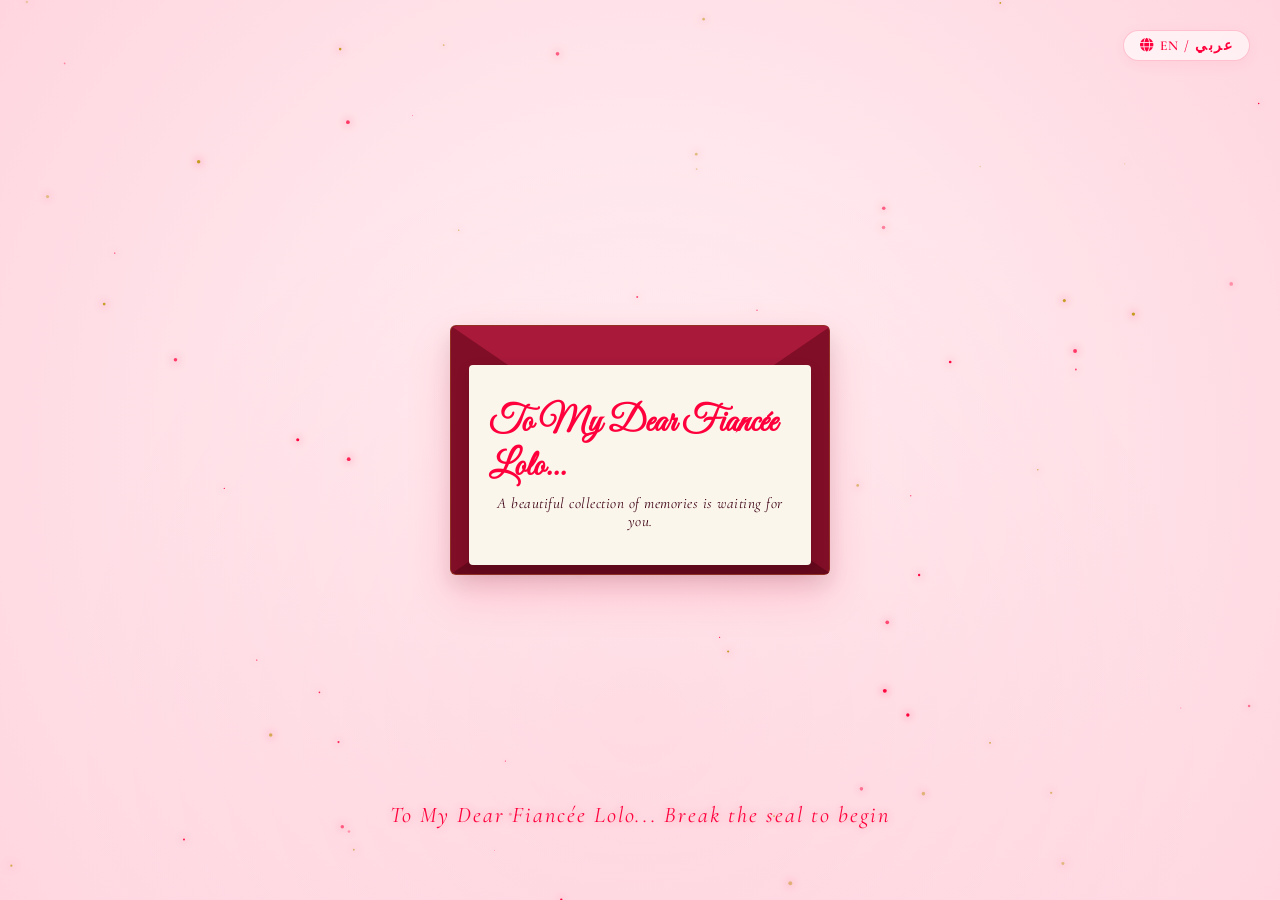
<file: index.html>
<!DOCTYPE html>
<html lang="en">
<head>
 <meta charset="UTF-8">
 <meta name="viewport" content="width=device-width, initial-scale=1.0">
 <title>An Invitation... Just For You</title>
 
 <!-- FontAwesome 6 Icons CDN -->
 <link rel="stylesheet" href="https://cdnjs.cloudflare.com/ajax/libs/font-awesome/6.4.0/css/all.min.css">
 
 <!-- Google Fonts -->
 <link href="https://fonts.googleapis.com/css2?family=Cormorant+Garamond:ital,wght@0,300;0,400;0,600;1,400&family=Great+Vibes&family=Cairo:wght@400;600;700&family=Amiri:wght@400;700&family=Montserrat:wght@300;400;500&display=swap" rel="stylesheet">
 
 <style>
  /* CSS variables */
  :root {
   --primary-color: #ff003c;
   --accent-gold: #c69b22;
   --bg-dark: #fff5f7;
   --font-luxury: 'Cormorant Garamond', serif;
   --font-cursive: 'Great Vibes', cursive;
   --font-body: 'Montserrat', sans-serif;
  }

  * {
   box-sizing: border-box;
   margin: 0;
   padding: 0;
  }

  body {
   background-color: var(--bg-dark);
   background: radial-gradient(circle at center, #fff2f5 0%, #ffd6e0 100%);
   color: #3d0014;
   font-family: var(--font-body);
   height: 100vh;
   overflow: hidden;
   display: flex;
   justify-content: center;
   align-items: center;
   perspective: 1000px;
  }

  /* Arabic overrides */
  body.lang-ar {
   font-family: 'Cairo', sans-serif !important;
  }
  body.lang-ar .letter h2, body.lang-ar .letter p, body.lang-ar .instruction {
   font-family: 'Amiri', serif !important;
   letter-spacing: 0px !important;
  }

  /* Ambient Candle Light effect */
  .ambient-glow {
   position: absolute;
   width: 100%;
   height: 100%;
   background: radial-gradient(circle at 50% 80%, rgba(255, 0, 60, 0.06) 0%, transparent 60%);
   pointer-events: none;
   z-index: 1;
  }

  /* Floating stars in background */
  #stars-bg {
   position: absolute;
   top: 0;
   left: 0;
   width: 100%;
   height: 100%;
   z-index: 0;
   pointer-events: none;
  }

  /* Floating entrance language toggle */
  .lang-switcher {
   position: absolute;
   top: 30px;
   right: 30px;
   z-index: 100;
  }

  .btn-lang {
   background: rgba(255, 255, 255, 0.6);
   backdrop-filter: blur(5px);
   border: 1px solid rgba(255, 0, 60, 0.2);
   color: var(--primary-color);
   font-family: var(--font-luxury);
   font-size: 0.85rem;
   letter-spacing: 1.5px;
   font-weight: 600;
   padding: 6px 16px;
   border-radius: 50px;
   cursor: pointer;
   transition: all 0.3s ease;
   text-transform: uppercase;
   box-shadow: 0 4px 15px rgba(255,0,60,0.05);
  }

  .btn-lang:hover {
   background: var(--primary-color);
   color: #fff;
   box-shadow: 0 0 15px rgba(255, 0, 60, 0.4);
   transform: translateY(-2px);
  }

  /* Envelope Box container */
  .envelope-container {
   position: relative;
   width: 380px;
   height: 250px;
   z-index: 5;
   cursor: pointer;
   transform-style: preserve-3d;
   transition: transform 0.8s cubic-bezier(0.25, 1, 0.5, 1);
   animation: float-slow 4s infinite ease-in-out;
  }

  .envelope-container:hover {
   transform: translateY(-10px) rotateX(10deg);
  }

  /* Outer Envelope styling - Crimson Velvet Red */
  .envelope {
   position: absolute;
   width: 100%;
   height: 100%;
   background: #800e26;
   border: 1px solid rgba(198, 155, 34, 0.25);
   box-shadow: 0 20px 45px rgba(255, 0, 60, 0.15), 0 10px 20px rgba(0,0,0,0.1);
   border-radius: 6px;
   transform-style: preserve-3d;
  }

  /* Back Flap structure - Crimson Shades */
  .envelope::before {
   content: '';
   position: absolute;
   top: 0;
   left: 0;
   width: 0;
   height: 0;
   border-style: solid;
   border-width: 125px 190px 125px 0;
   border-color: transparent transparent transparent #991232;
   z-index: 2;
  }

  .envelope::after {
   content: '';
   position: absolute;
   top: 0;
   right: 0;
   width: 0;
   height: 0;
   border-style: solid;
   border-width: 125px 0 125px 190px;
   border-color: transparent #991232 transparent transparent;
   z-index: 2;
  }

  /* Bottom fold */
  .envelope-bottom {
   position: absolute;
   bottom: 0;
   left: 0;
   width: 0;
   height: 0;
   border-style: solid;
   border-width: 0 190px 130px 190px;
   border-color: transparent transparent #66091d transparent;
   z-index: 3;
   border-bottom-left-radius: 6px;
   border-bottom-right-radius: 6px;
  }

  /* Top flap opening */
  .envelope-flap {
   position: absolute;
   top: 0;
   left: 0;
   width: 0;
   height: 0;
   border-style: solid;
   border-width: 130px 190px 0 190px;
   border-color: #a8193a transparent transparent transparent;
   z-index: 4;
   transform-origin: top;
   transition: transform 0.6s ease;
   border-top-left-radius: 6px;
   border-top-right-radius: 6px;
  }

  /* Gold seal button at the middle */
  .wax-seal {
   position: absolute;
   top: 120px;
   left: 50%;
   transform: translate(-50%, -50%);
   width: 60px;
   height: 60px;
   background: radial-gradient(circle, #f3d078 0%, #b89324 100%);
   border-radius: 50%;
   z-index: 6;
   box-shadow: 0 5px 15px rgba(0,0,0,0.4), inset 0 2px 5px rgba(255,255,255,0.4);
   display: flex;
   justify-content: center;
   align-items: center;
   color: #634500;
   font-size: 1.6rem;
   border: 2px solid #7c5c00;
   transition: var(--font-body);
   animation: heartbeat 1.5s infinite ease-in-out;
  }

  .wax-seal:hover {
   box-shadow: 0 0 25px var(--accent-gold);
   color: #3b2800;
   transform: translate(-50%, -50%) scale(1.05);
  }

  /* Inner Love Letter page */
  .letter {
   position: absolute;
   bottom: 10px;
   left: 5%;
   width: 90%;
   height: 200px;
   background: #fbf6ec;
   border-radius: 4px;
   z-index: 1;
   padding: 20px;
   display: flex;
   flex-direction: column;
   align-items: center;
   justify-content: center;
   box-shadow: 0 5px 15px rgba(0,0,0,0.1);
   transition: transform 0.8s cubic-bezier(0.25, 1, 0.5, 1), z-index 0s 0.3s;
  }

  .letter h2 {
   font-family: var(--font-cursive);
   font-size: 2.2rem;
   color: var(--primary-color);
   margin-bottom: 5px;
  }

  .letter p {
   font-family: var(--font-luxury);
   font-size: 0.95rem;
   color: #3d0014; /* Deep Burgundy for high readability */
   text-align: center;
   font-style: italic;
   letter-spacing: 0.5px;
  }

  /* Interactive state: Opening */
  .envelope-container.open .envelope-flap {
   transform: rotateX(180deg);
   z-index: 0;
  }

  .envelope-container.open .letter {
   transform: translateY(-160px);
   z-index: 5;
   box-shadow: 0 15px 30px rgba(0,0,0,0.2);
  }

  .envelope-container.open .wax-seal {
   opacity: 0;
   visibility: hidden;
   transform: translate(-50%, -50%) scale(0);
   transition: opacity 0.3s ease, transform 0.3s ease;
  }

  /* Instruction text */
  .instruction {
   position: absolute;
   bottom: 8vh;
   font-family: var(--font-luxury);
   font-size: 1.4rem;
   font-style: italic;
   letter-spacing: 2px;
   color: var(--primary-color);
   text-shadow: 0 0 10px rgba(255, 0, 60, 0.3);
   z-index: 5;
   animation: pulse-glow 2s infinite ease-in-out;
   pointer-events: none;
   text-align: center;
   padding: 0 20px;
  }

  /* Screen Fade Out Overlay */
  .fade-overlay {
   position: fixed;
   top: 0;
   left: 0;
   width: 100%;
   height: 100%;
   background: var(--bg-dark);
   z-index: 100;
   opacity: 0;
   pointer-events: none;
   transition: opacity 1s cubic-bezier(0.25, 1, 0.5, 1);
  }

  .fade-overlay.active {
   opacity: 1;
  }

  /* Core animations */
  @keyframes float-slow {
   0%, 100% { transform: translateY(0) rotateX(0deg); }
   50% { transform: translateY(-12px) rotateX(4deg); }
  }

  @keyframes heartbeat {
   0% { transform: translate(-50%, -50%) scale(1); }
   25% { transform: translate(-50%, -50%) scale(1.08); }
   40% { transform: translate(-50%, -50%) scale(1); }
   60% { transform: translate(-50%, -50%) scale(1.1); }
   100% { transform: translate(-50%, -50%) scale(1); }
  }

  @keyframes pulse-glow {
   0%, 100% { opacity: 0.6; }
   50% { opacity: 1; }
  }
 </style>
</head>
<body>

 <div class="ambient-glow"></div>
 <canvas id="stars-bg"></canvas>

 <!-- Bilingual Switcher -->
 <div class="lang-switcher">
  <button class="btn-lang"><i class="fa-solid fa-globe"></i> EN / عربي</button>
 </div>

 <div class="envelope-container" id="romantic-envelope">
  <!-- Letter Inside -->
  <div class="letter">
   <h2 data-translate="ent_lead">To My Dear Fiancée Lolo...</h2>
   <p data-translate="ent_sub">A beautiful collection of memories is waiting for you.</p>
  </div>
  
  <!-- Outer Envelope Folders -->
  <div class="envelope">
   <div class="envelope-flap"></div>
   <div class="envelope-bottom"></div>
   <div class="wax-seal" id="open-seal">
    <i class="fa-solid fa-heart"></i>
   </div>
  </div>
 </div>

 <div class="instruction" data-translate="ent_instruction">To My Dear Fiancée Lolo... Break the seal to begin</div>

 <div class="fade-overlay" id="screen-fade"></div>

 <!-- Shared Translation data bundle -->
 <script src="./shared/js/translations.js"></script>

 <script>
  // 1. Dynamic Canvas Star field - Glowing golden twinkles
  const canvas = document.getElementById("stars-bg");
  const ctx = canvas.getContext("2d");
  let stars = [];

  function resizeCanvas() {
   canvas.width = window.innerWidth;
   canvas.height = window.innerHeight;
  }
  resizeCanvas();
  window.addEventListener("resize", resizeCanvas);

  class Star {
   constructor() {
    this.x = Math.random() * canvas.width;
    this.y = Math.random() * canvas.height;
    this.size = Math.random() * 1.6 + 0.4;
    this.twinkleSpeed = Math.random() * 0.02 + 0.005;
    this.angle = Math.random() * Math.PI * 2;
    this.color = Math.random() < 0.5 ? "rgba(255, 0, 60," : "rgba(198, 155, 34,"; // Red and Gold stars!
   }
   draw() {
    this.angle += this.twinkleSpeed;
    const opacity = 0.3 + Math.abs(Math.sin(this.angle)) * 0.7;
    ctx.save();
    ctx.fillStyle = `${this.color}${opacity})`;
    ctx.shadowBlur = 8;
    ctx.shadowColor = "#ff003c";
    ctx.beginPath();
    ctx.arc(this.x, this.y, this.size, 0, Math.PI * 2);
    ctx.fill();
    ctx.restore();
   }
  }

  for (let i = 0; i < 70; i++) {
   stars.push(new Star());
  }

  function animate() {
   ctx.clearRect(0, 0, canvas.width, canvas.height);
   stars.forEach(s => s.draw());
   requestAnimationFrame(animate);
  }
  animate();

  // 2. Interactive Translation Engine inside entrance
  let activeLang = localStorage.getItem("romantic_language") || "en";
  
  function applyEntranceLanguage(lang) {
   document.documentElement.setAttribute("dir", lang === "ar" ? "rtl" : "ltr");
   document.documentElement.setAttribute("lang", lang);
   
   if (lang === "ar") {
    document.body.classList.add("lang-ar");
   } else {
    document.body.classList.remove("lang-ar");
   }

   const translatables = document.querySelectorAll("[data-translate]");
   translatables.forEach(el => {
    const key = el.getAttribute("data-translate");
    if (translations[lang][key]) {
     el.innerHTML = translations[lang][key];
    }
   });
  }

  applyEntranceLanguage(activeLang);

  document.querySelector(".btn-lang").addEventListener("click", () => {
   activeLang = activeLang === "en" ? "ar" : "en";
   localStorage.setItem("romantic_language", activeLang);
   applyEntranceLanguage(activeLang);
  });

  // 3. Click to open and transition logic
  const envelope = document.getElementById("romantic-envelope");
  const fadeOverlay = document.getElementById("screen-fade");

  envelope.addEventListener("click", () => {
   if (!envelope.classList.contains("open")) {
    envelope.classList.add("open");
    
    // Play the music immediately on user gesture!
    const audioBtn = document.querySelector(".audio-btn");
    const globalAudio = document.getElementById("global-romantic-music");
    
    localStorage.setItem("romantic_music_playing", "true");
    localStorage.setItem("romantic_music_time", "0");
    
    if (audioBtn && globalAudio && globalAudio.paused) {
     audioBtn.click();
    }

    setTimeout(() => {
     fadeOverlay.classList.add("active");
     setTimeout(() => {
      window.location.href = "./index/index.html";
     }, 1100);
    }, 1800);
   }
  });
 </script>
</body>
</html>
</file>
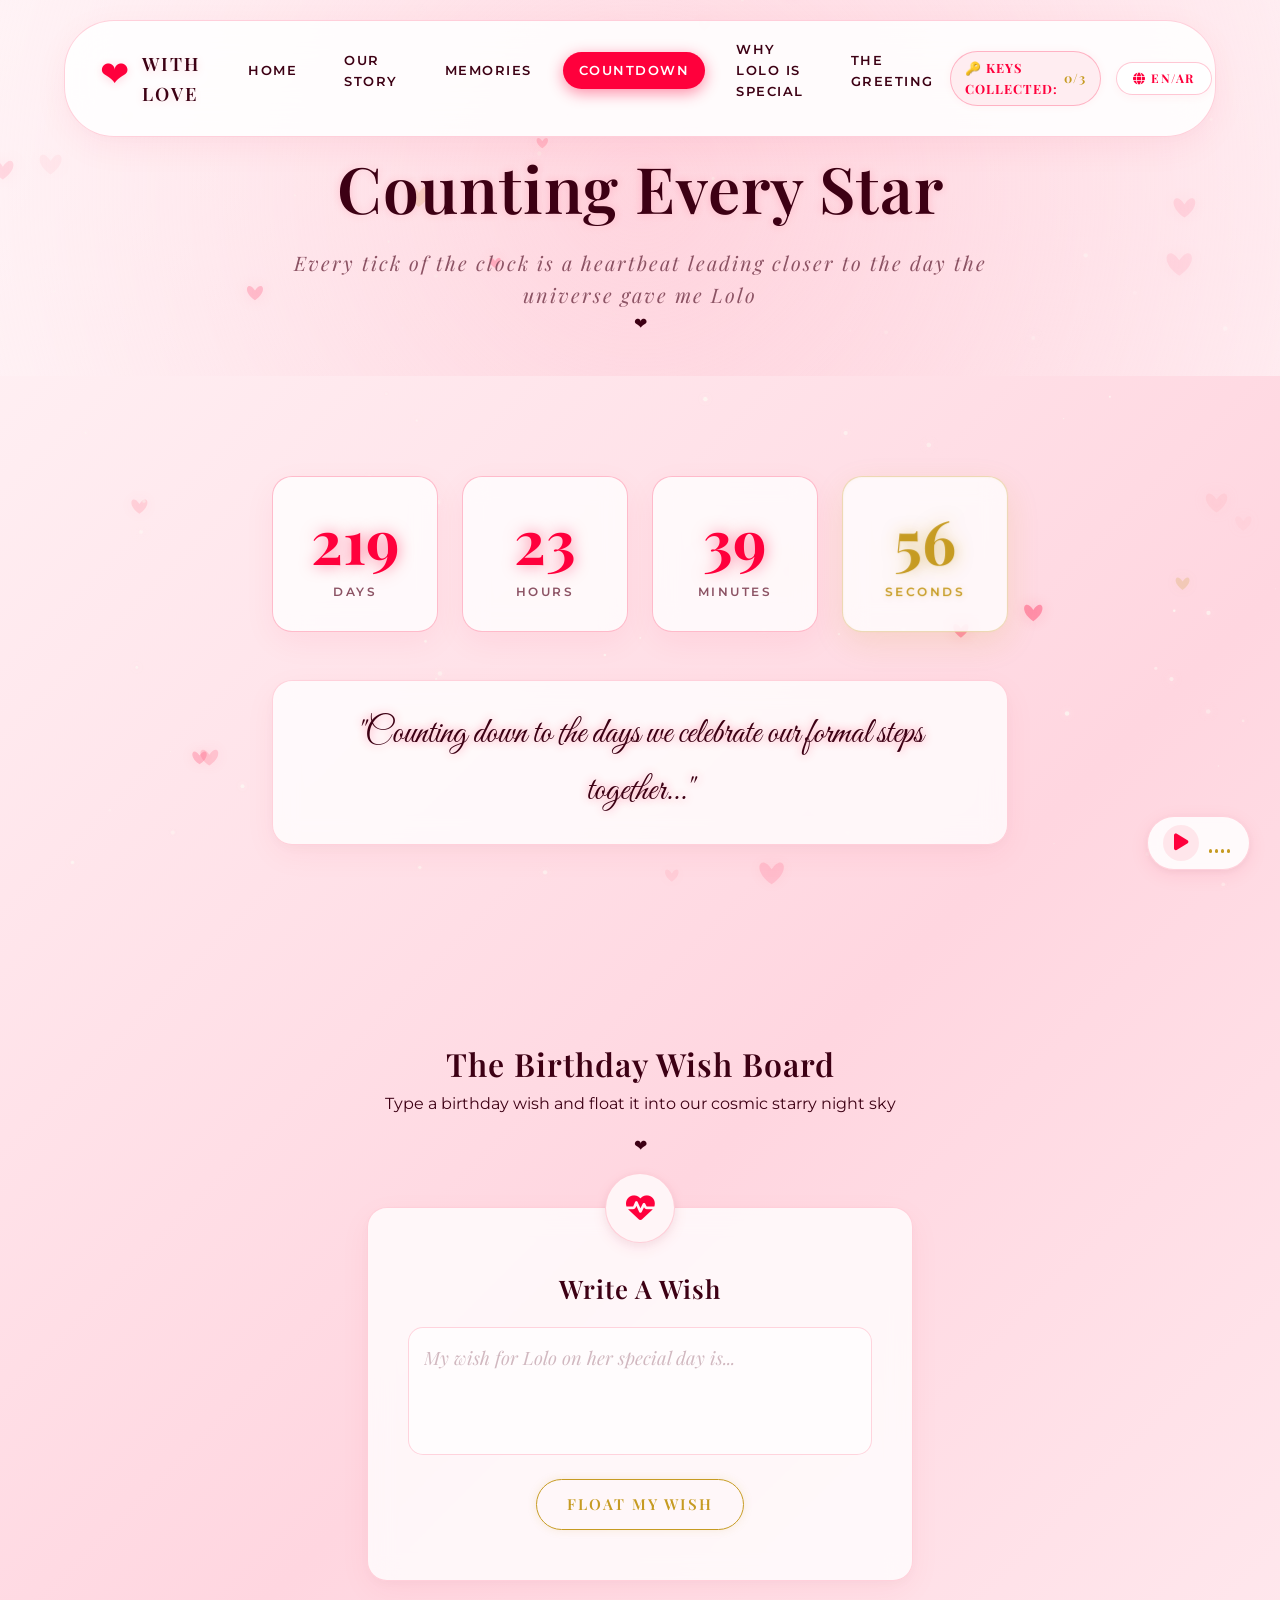
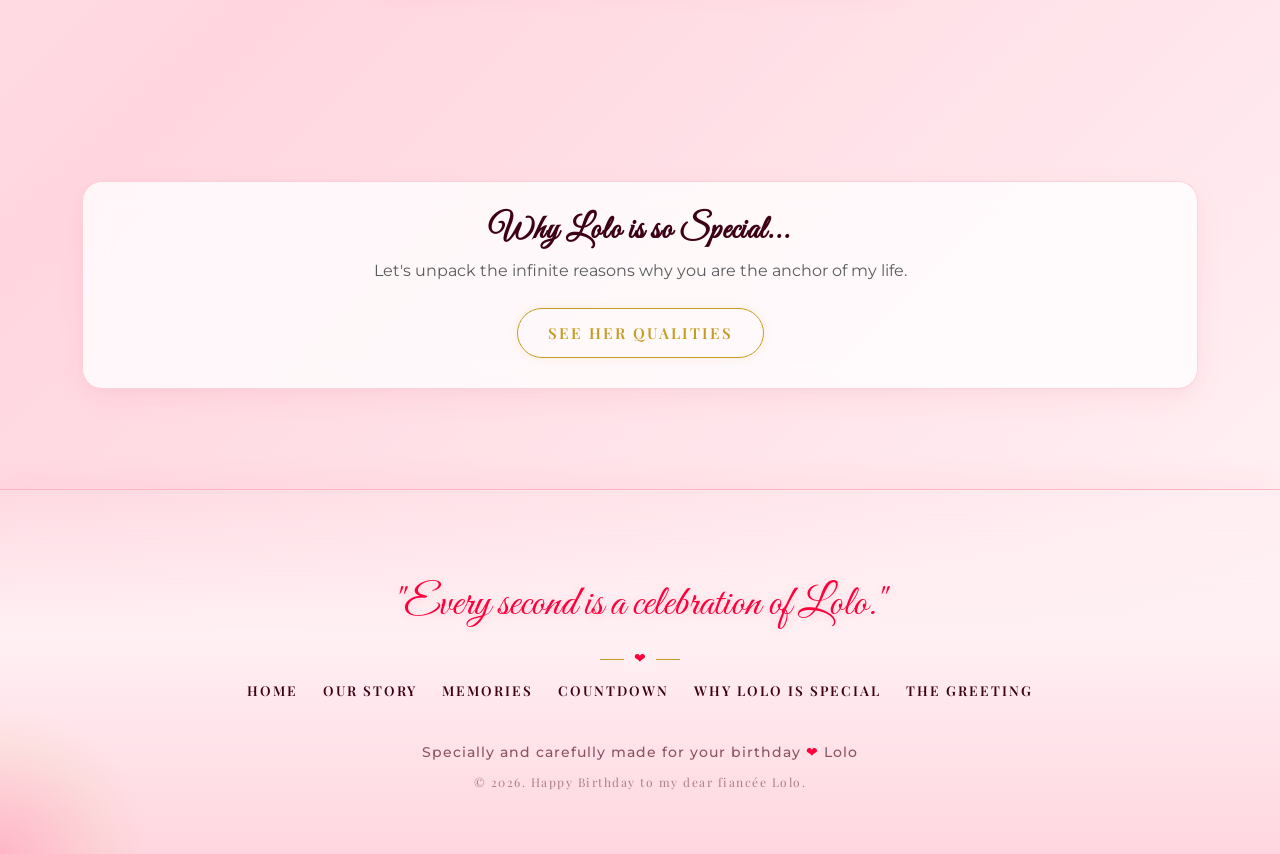
<file: countdown/countdown.html>
<!DOCTYPE html>
<html lang="en">
<head>
 <meta charset="UTF-8">
 <meta name="viewport" content="width=device-width, initial-scale=1.0">
 <title>Birthday Countdown | Counting the Stars</title>
 
 <!-- Bootstrap 5 CSS CDN -->
 <link href="https://cdn.jsdelivr.net/npm/bootstrap@5.3.0/dist/css/bootstrap.min.css" rel="stylesheet">
 
 <!-- FontAwesome 6 Icons CDN -->
 <link rel="stylesheet" href="https://cdnjs.cloudflare.com/ajax/libs/font-awesome/6.4.0/css/all.min.css">
 
 <!-- AOS.js Scroll Reveal CSS -->
 <link href="https://unpkg.com/aos@2.3.1/dist/aos.css" rel="stylesheet">
 
 <!-- Shared Style Sheets -->
 <link rel="stylesheet" href="../shared/css/global.css">
 <link rel="stylesheet" href="../shared/css/navigation.css">
 
 <!-- Countdown Page Specific Styles -->
 <link rel="stylesheet" href="css/style.css">
 <link rel="stylesheet" href="css/media.css">
</head>
<body class="bg-gradient-romantic">

 <!-- Scroll Progress Indicator -->
 <div class="scroll-progress"></div>

 <!-- Smooth Page Loader -->
 <div class="page-loader">
  <div class="loader-heart">❤</div>
  <div class="loader-text">Aligning the Stars...</div>
 </div>

 <!-- Star Field Canvas Background (twinkling star system) -->
 <canvas id="stars-field-canvas"></canvas>

 <!-- Shared Custom Navbar Component -->
 <nav class="custom-navbar">
  <a href="../index/index.html" class="nav-logo">
   ❤ <span>With Love</span>
  </a>
  
  <button class="nav-toggle" aria-label="Toggle Navigation">
   <span></span>
   <span></span>
   <span></span>
  </button>
  
  <ul class="nav-menu">
   <li class="nav-item"><a href="../index/index.html" data-translate="nav_home"><i class="fa-solid fa-house"></i> Home</a></li>
   <li class="nav-item"><a href="../love-story/love-story.html" data-translate="nav_story"><i class="fa-solid fa-book-open"></i> Our Story</a></li>
   <li class="nav-item"><a href="../gallery/gallery.html" data-translate="nav_gallery"><i class="fa-solid fa-images"></i> Memories</a></li>
   <li class="nav-item active"><a href="../countdown/countdown.html" data-translate="nav_countdown"><i class="fa-solid fa-clock"></i> Countdown</a></li>
   <li class="nav-item"><a href="../reasons/reasons.html" data-translate="nav_reasons"><i class="fa-solid fa-heart-pulse"></i> Why I Love You</a></li>
   <li class="nav-item"><a href="../surprise/surprise.html" data-translate="nav_surprise"><i class="fa-solid fa-gift"></i> The Surprise</a></li>
  </ul>

  <!-- Bilingual Actions Panel -->
  <div class="nav-actions">
   <div class="nav-key-tracker">🔑 Keys: <span>0/3</span></div>
   <button class="btn-lang-toggle"><i class="fa-solid fa-globe"></i> EN/AR</button>
  </div>
 </nav>

 <!-- 1. Cinematic Countdown Header -->
 <header class="countdown-hero">
  <div class="container text-center">
   <h1 class="countdown-main-title" data-aos="fade-down" data-aos-duration="1200" data-translate="count_hero_title">Counting Every Star</h1>
   <p class="countdown-lead-subtitle" data-aos="fade-up" data-aos-duration="1200" data-aos-delay="200" data-translate="count_hero_sub">
    Every tick of the clock is a heartbeat leading closer to the day the universe gave me you
   </p>
   <div class="title-heart-divider" data-aos="zoom-in" data-aos-duration="1000" data-aos-delay="400">❤</div>
  </div>
 </header>

 <!-- 2. Neon Digital Countdown Clock -->
 <section class="clock-display-section page-section">
  <div class="container">
   <div class="row justify-content-center g-4" data-aos="zoom-in" data-aos-duration="1200">
    
    <!-- Days Box -->
    <div class="col-lg-2 col-md-3 col-6">
     <div class="glass-card clock-card text-center">
      <span class="clock-number" id="clock-days">00</span>
      <span class="clock-label" data-translate="count_card_days">Days</span>
     </div>
    </div>

    <!-- Hours Box -->
    <div class="col-lg-2 col-md-3 col-6">
     <div class="glass-card clock-card text-center">
      <span class="clock-number" id="clock-hours">00</span>
      <span class="clock-label" data-translate="count_card_hours">Hours</span>
     </div>
    </div>

    <!-- Minutes Box -->
    <div class="col-lg-2 col-md-3 col-6">
     <div class="glass-card clock-card text-center">
      <span class="clock-number" id="clock-minutes">00</span>
      <span class="clock-label" data-translate="count_card_mins">Minutes</span>
     </div>
    </div>

    <!-- Seconds Box -->
    <div class="col-lg-2 col-md-3 col-6">
     <div class="glass-card clock-card text-center highlight-sec-card">
      <span class="clock-number text-magenta" id="clock-seconds">00</span>
      <span class="clock-label text-magenta-label" data-translate="count_card_secs">Seconds</span>
     </div>
    </div>

   </div>

   <!-- Auto Changing Romance Banner -->
   <div class="row justify-content-center mt-5" data-aos="fade-up" data-aos-duration="1000">
    <div class="col-lg-8 col-md-10 text-center">
     <div class="glass-card banner-card">
      <p id="countdown-dynamic-note" class="font-cursive">
       "Counting down to our special day..."
      </p>
     </div>
    </div>
   </div>
  </div>
 </section>

 <!-- 3. Interactive Floating Wish Board -->
 <section class="wish-board-section page-section">
  <div class="container">
   <div class="text-center mb-5" data-aos="fade-down" data-aos-duration="1000">
    <h2 class="section-title" data-translate="count_board_title">The Heartbeat Wish Board</h2>
    <p class="section-subtitle" data-translate="count_board_sub">Type a birthday wish and float it into our cosmic starry night sky</p>
    <div class="title-heart-divider">❤</div>
   </div>

   <div class="row justify-content-center">
    <div class="col-lg-6 col-md-8 col-sm-10" data-aos="fade-up" data-aos-duration="1000">
     <div class="glass-card wish-form-card">
      <div class="card-icon"><i class="fa-solid fa-heart-pulse"></i></div>
      <h3 data-translate="count_form_title">Write A Wish</h3>
      <div class="wish-input-wrapper mt-4">
       <textarea id="wish-textarea" class="wish-input" data-translate="count_form_placeholder" placeholder="My wish for you on your special day is..." rows="3"></textarea>
      </div>
      <button id="btn-float-wish" class="btn-gold-glow mt-4" data-translate="count_form_btn">
       <i class="fa-solid fa-wand-magic-sparkles"></i> Float My Wish
      </button>
     </div>
    </div>
   </div>
  </div>
 </section>

 <!-- Floating Cards Screen Layer -->
 <div id="wishes-floating-layer"></div>

 <!-- 4. Navigation Call to Action -->
 <section class="countdown-cta page-section text-center">
  <div class="container" data-aos="fade-up" data-aos-duration="1000">
   <div class="glass-card cta-box max-600">
    <h2 class="font-cursive gold-text" data-translate="count_cta_title">Why Lolo is so special...</h2>
    <p class="mb-4 text-muted" data-translate="count_cta_p">Let's explore the beautiful qualities that define my dear fiancée Lolo.</p>
    <a href="../reasons/reasons.html" class="btn-gold-glow" data-translate="count_cta_btn">
     See Her Qualities <i class="fa-solid fa-heart-pulse"></i>
    </a>
   </div>
  </div>
 </section>

 <!-- Shared Romantic Footer Component -->
 <footer class="romantic-footer">
  <p class="footer-quote font-cursive" data-translate="footer_quote_countdown">"Every second is a celebration of Lolo."</p>
  <div class="footer-divider"></div>
  <div class="footer-nav">
   <a href="../index/index.html" class="footer-nav-link" data-translate="nav_home">Home</a>
   <a href="../love-story/love-story.html" class="footer-nav-link" data-translate="nav_story">Our Story</a>
   <a href="../gallery/gallery.html" class="footer-nav-link" data-translate="nav_gallery">Memories</a>
   <a href="../countdown/countdown.html" class="footer-nav-link" data-translate="nav_countdown">Countdown</a>
   <a href="../reasons/reasons.html" class="footer-nav-link" data-translate="nav_reasons">Why You are Special</a>
   <a href="../surprise/surprise.html" class="footer-nav-link" data-translate="nav_surprise">The Greeting</a>
  </div>
  <p class="footer-details" data-translate="footer_details">Specially and carefully made for your birthday <span>❤</span> Lolo</p>
  <p class="footer-credits" data-translate="footer_credits">&copy; 2026. Happy Birthday to my dear fiancée Lolo.</p>
 </footer>

 <!-- Audio Floating Controller -->
 <div class="audio-controller">
  <button class="audio-btn" aria-label="Toggle Audio"><i class="fa-solid fa-play"></i></button>
  <div class="audio-visualizer">
   <div class="bar"></div>
   <div class="bar"></div>
   <div class="bar"></div>
   <div class="bar"></div>
  </div>
 </div>

 <!-- Back to Top Button -->
 <div class="back-to-top" aria-label="Back to Top"><i class="fa-solid fa-arrow-up"></i></div>

 <!-- Core Javascript Files -->
 <!-- Bootstrap 5 Bundle JS -->
 <script src="https://cdn.jsdelivr.net/npm/bootstrap@5.3.0/dist/js/bootstrap.bundle.min.js"></script>
 <!-- AOS Scroll Reveal JS -->
 <script src="https://unpkg.com/aos@2.3.1/dist/aos.js"></script>
 <!-- GSAP Core Animations -->
 <script src="https://cdnjs.cloudflare.com/ajax/libs/gsap/3.12.2/gsap.min.js"></script>

 <!-- Shared Translation Data -->
 <script src="../shared/js/translations.js"></script>
 <!-- Shared Global JS Components -->
 <script src="../shared/js/global.js"></script>
 <script src="../shared/js/hearts.js"></script>

 <!-- Countdown Page Specific JS -->
 <script src="js/script.js"></script>
</body>
</html>
</file>
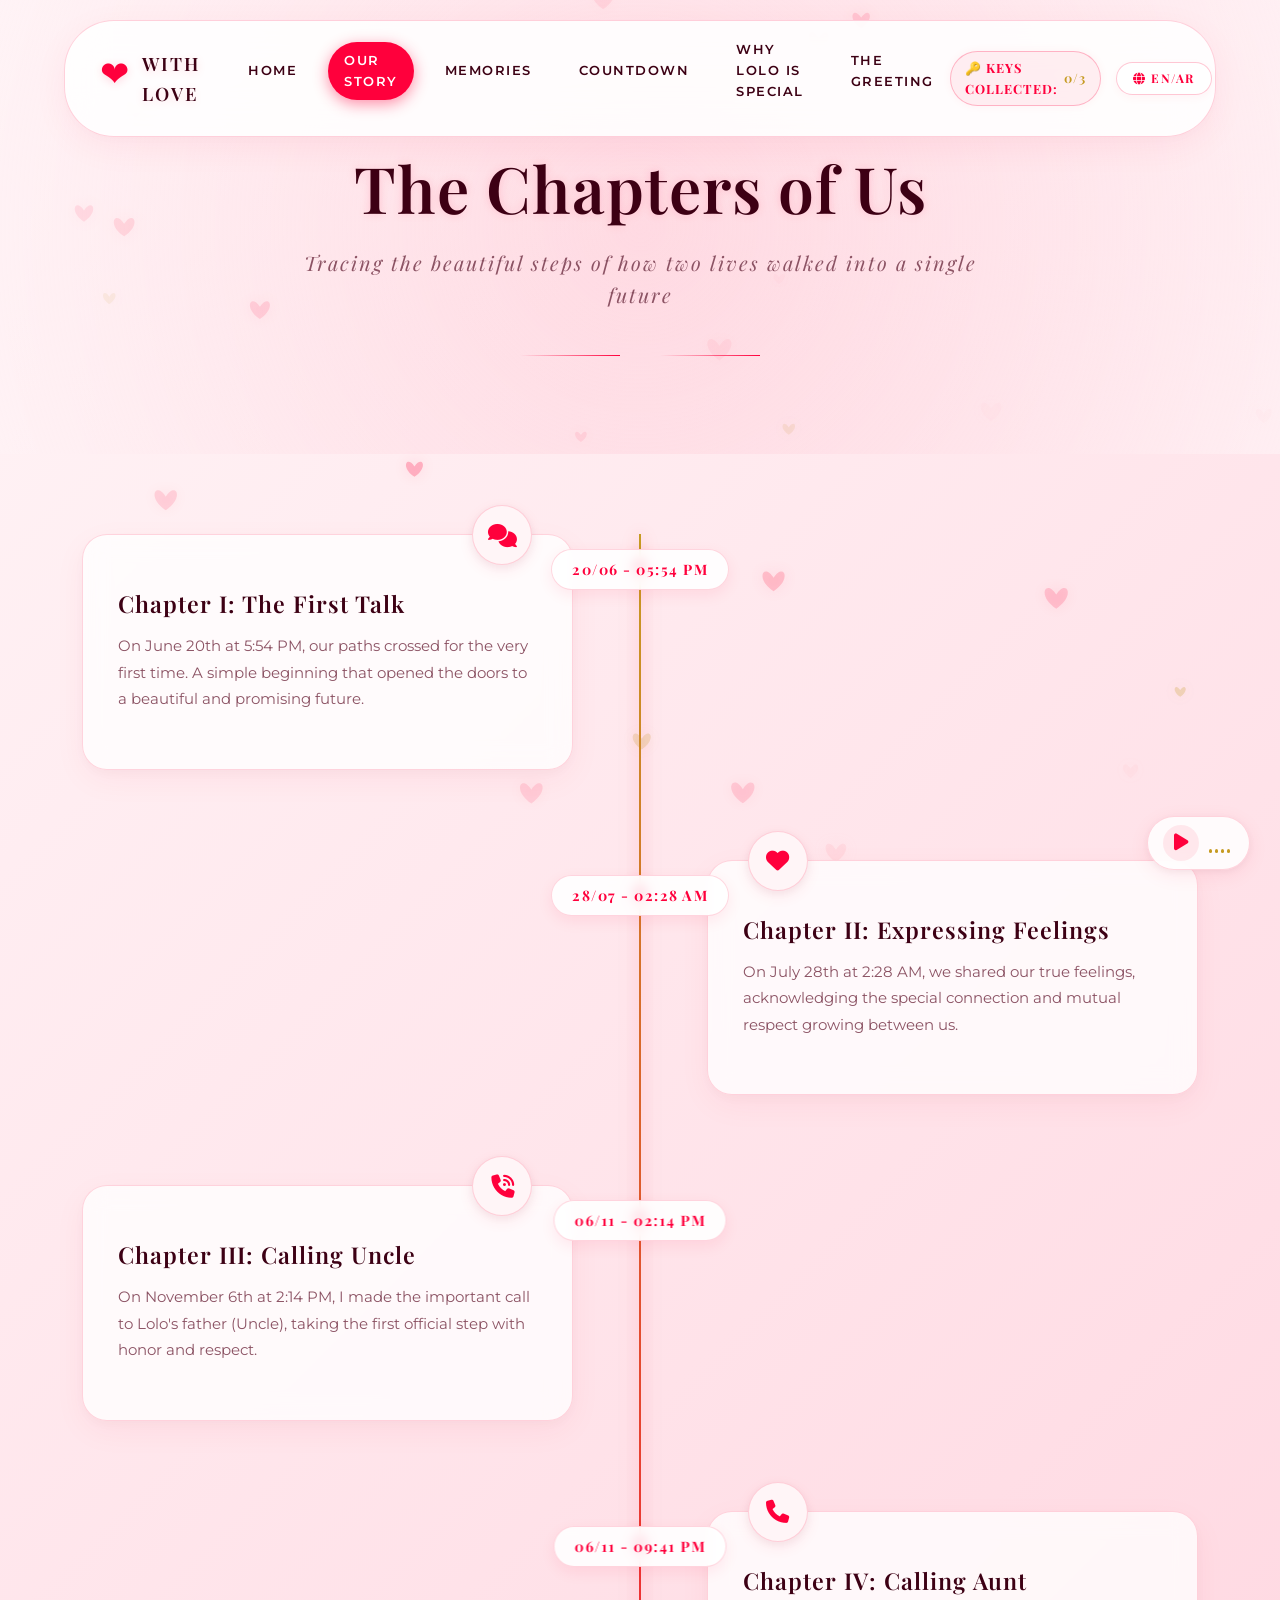
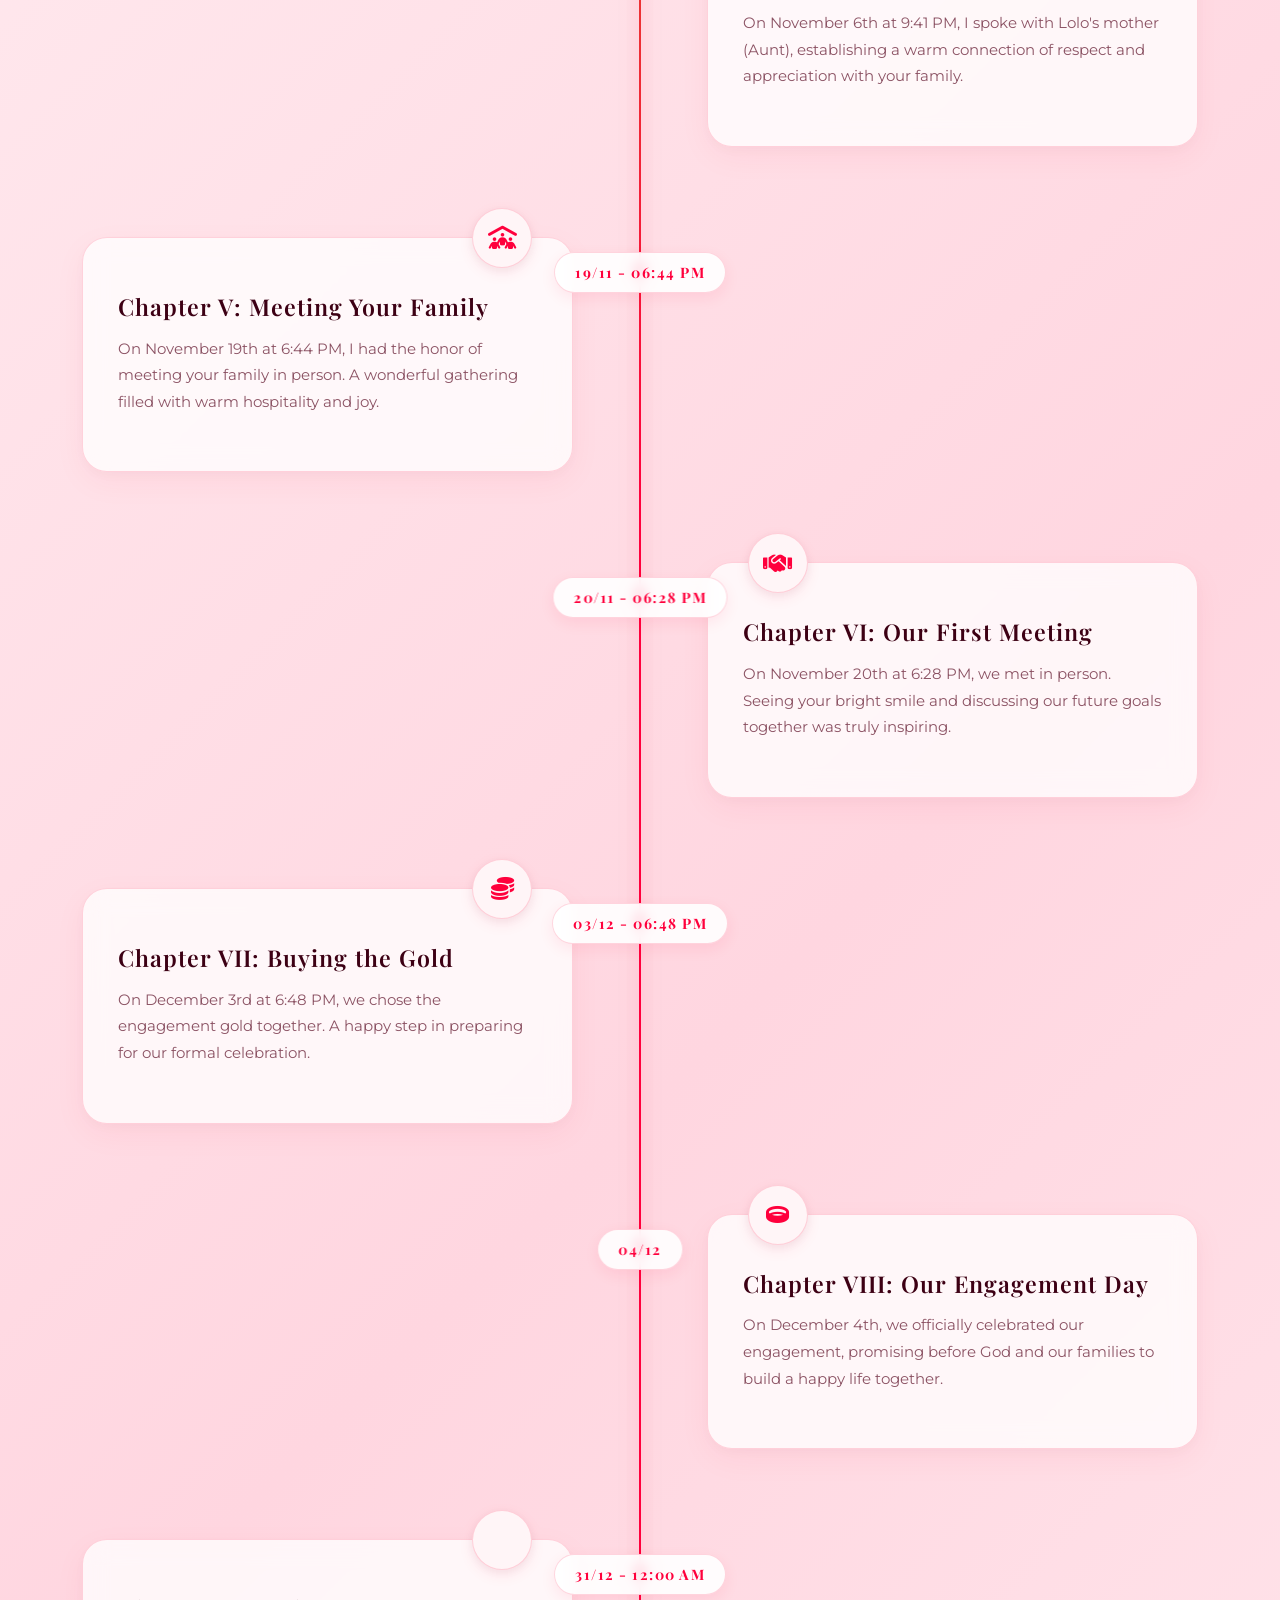
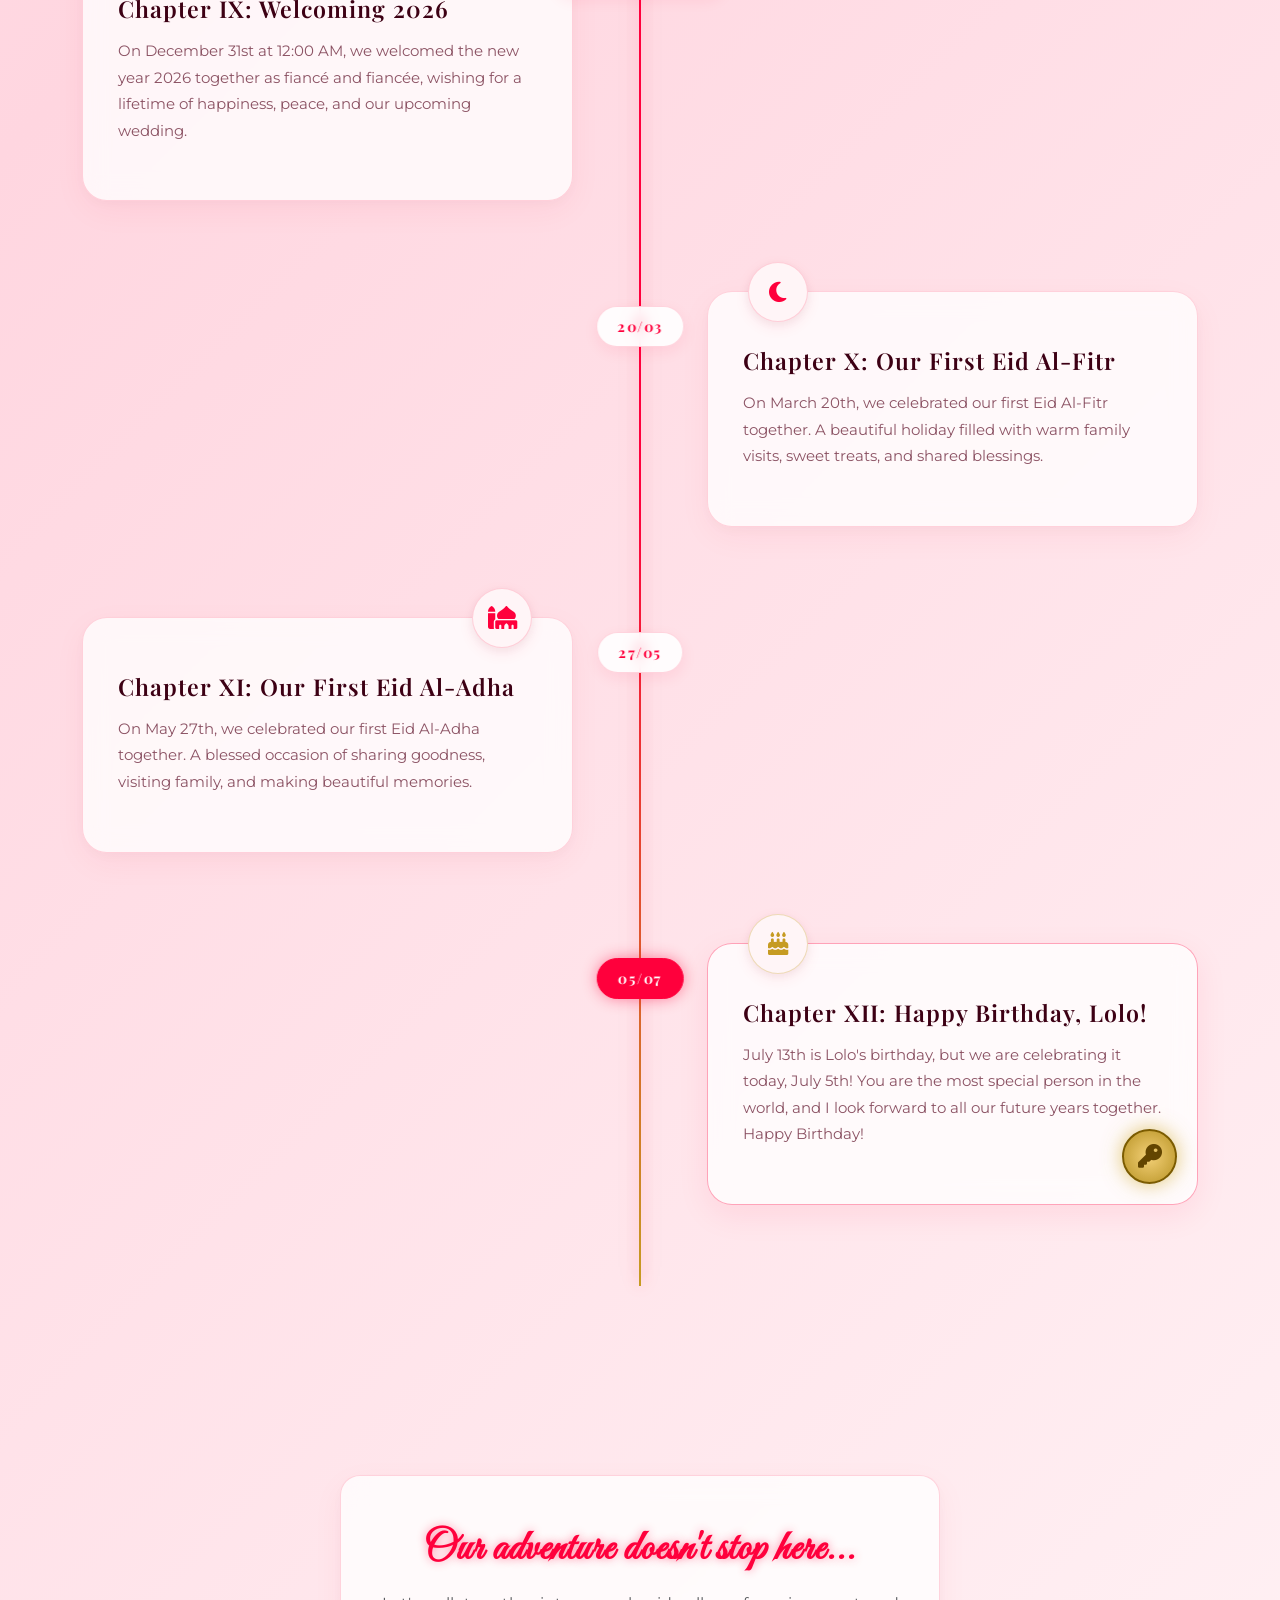
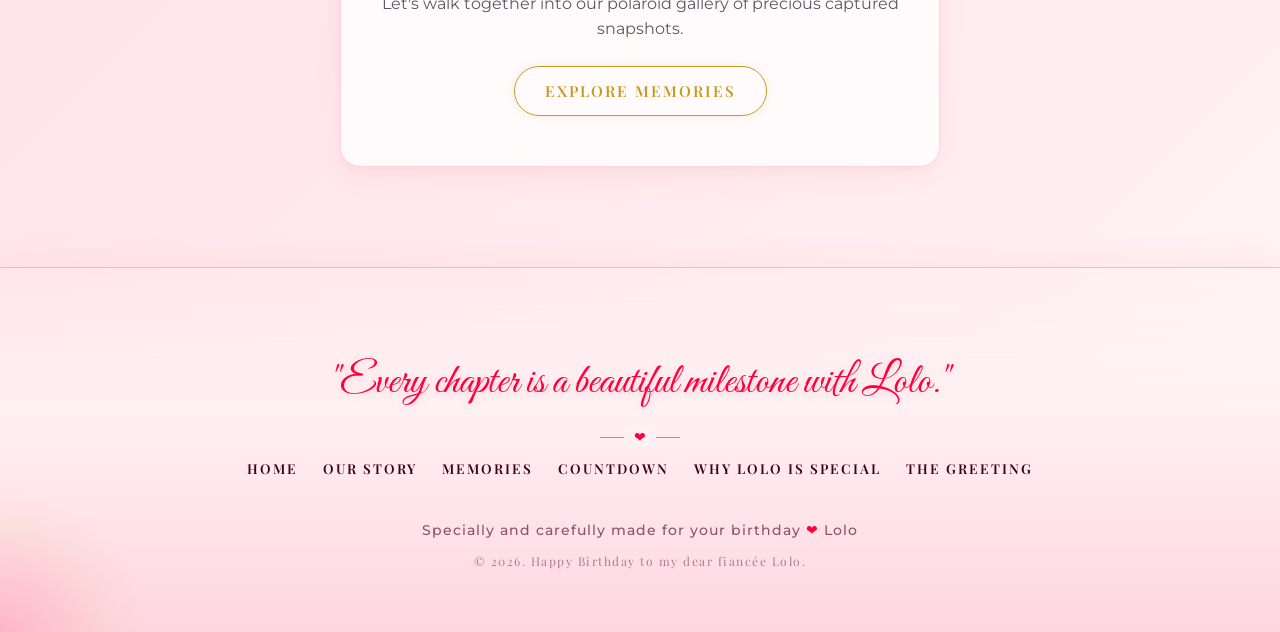
<file: love-story/love-story.html>
<!DOCTYPE html>
<html lang="en">
<head>
 <meta charset="UTF-8">
 <meta name="viewport" content="width=device-width, initial-scale=1.0">
 <title>Our Love Story | Timeline</title>
 
 <!-- Bootstrap 5 CSS CDN -->
 <link href="https://cdn.jsdelivr.net/npm/bootstrap@5.3.0/dist/css/bootstrap.min.css" rel="stylesheet">
 
 <!-- FontAwesome 6 Icons CDN -->
 <link rel="stylesheet" href="https://cdnjs.cloudflare.com/ajax/libs/font-awesome/6.4.0/css/all.min.css">
 
 <!-- AOS.js Scroll Reveal CSS -->
 <link href="https://unpkg.com/aos@2.3.1/dist/aos.css" rel="stylesheet">
 
 <!-- Shared Style Sheets -->
 <link rel="stylesheet" href="../shared/css/global.css">
 <link rel="stylesheet" href="../shared/css/navigation.css">
 
 <!-- Love Story Page Specific Styles -->
 <link rel="stylesheet" href="css/style.css">
 <link rel="stylesheet" href="css/media.css">
</head>
<body class="bg-gradient-romantic">

 <!-- Scroll Progress Indicator -->
 <div class="scroll-progress"></div>

 <!-- Smooth Page Loader -->
 <div class="page-loader">
  <div class="loader-heart">❤</div>
  <div class="loader-text">Reading Our Chapters...</div>
 </div>

 <!-- Shared Custom Navbar Component -->
 <nav class="custom-navbar">
  <a href="../index/index.html" class="nav-logo">
   ❤ <span>With Love</span>
  </a>
  
  <button class="nav-toggle" aria-label="Toggle Navigation">
   <span></span>
   <span></span>
   <span></span>
  </button>
  
  <ul class="nav-menu">
   <li class="nav-item"><a href="../index/index.html" data-translate="nav_home"><i class="fa-solid fa-house"></i> Home</a></li>
   <li class="nav-item active"><a href="../love-story/love-story.html" data-translate="nav_story"><i class="fa-solid fa-book-open"></i> Our Story</a></li>
   <li class="nav-item"><a href="../gallery/gallery.html" data-translate="nav_gallery"><i class="fa-solid fa-images"></i> Memories</a></li>
   <li class="nav-item"><a href="../countdown/countdown.html" data-translate="nav_countdown"><i class="fa-solid fa-clock"></i> Countdown</a></li>
   <li class="nav-item"><a href="../reasons/reasons.html" data-translate="nav_reasons"><i class="fa-solid fa-heart-pulse"></i> Why I Love You</a></li>
   <li class="nav-item"><a href="../surprise/surprise.html" data-translate="nav_surprise"><i class="fa-solid fa-gift"></i> The Surprise</a></li>
  </ul>

  <!-- Bilingual Actions Panel -->
  <div class="nav-actions">
   <div class="nav-key-tracker">🔑 Keys: <span>0/3</span></div>
   <button class="btn-lang-toggle"><i class="fa-solid fa-globe"></i> EN/AR</button>
  </div>
 </nav>

 <!-- 1. Cinematic Timeline Header -->
 <header class="timeline-hero">
  <div class="container text-center">
   <h1 class="timeline-main-title" data-aos="fade-down" data-aos-duration="1200" data-translate="story_hero_title">The Chapters of Us</h1>
   <p class="timeline-lead-subtitle" data-aos="fade-up" data-aos-duration="1200" data-aos-delay="200" data-translate="story_hero_sub">
    Tracing the footsteps of how two lives danced into a single forever
   </p>
   <div class="timeline-hero-divider" data-aos="zoom-in" data-aos-duration="1000" data-aos-delay="400">
    <i class="fa-solid fa-book-heart"></i>
   </div>
  </div>
 </header>

 <!-- 2. Interactive Scrolling Timeline Section -->
 <section class="timeline-section">
  <div class="container position-relative">
   
   <!-- Central Glowing Golden Timeline Line -->
   <div class="timeline-glowing-line"></div>
   
   <!-- Timeline Node 1: The First Talk -->
   <div class="timeline-item left-aligned" data-aos="fade-right" data-aos-duration="1000">
    <div class="timeline-dot-pulse"></div>
    <div class="timeline-date-badge">20/06 - 05:54 PM</div>
    <div class="glass-card timeline-card">
     <div class="card-icon"><i class="fa-solid fa-comments"></i></div>
     <h3 data-translate="story_ch1_title">Chapter I: The First Talk</h3>
     <p data-translate="story_ch1_p">On June 20th at 5:54 PM, our paths crossed for the very first time. A simple beginning that opened the doors to a beautiful and promising future.</p>
    </div>
   </div>

   <!-- Timeline Node 2: Said I Love U -->
   <div class="timeline-item right-aligned" data-aos="fade-left" data-aos-duration="1000">
    <div class="timeline-dot-pulse"></div>
    <div class="timeline-date-badge">28/07 - 02:28 AM</div>
    <div class="glass-card timeline-card">
     <div class="card-icon"><i class="fa-solid fa-heart"></i></div>
     <h3 data-translate="story_ch2_title">Chapter II: Expressing Feelings</h3>
     <p data-translate="story_ch2_p">On July 28th at 2:28 AM, we shared our true feelings, acknowledging the special connection and mutual respect growing between us.</p>
    </div>
   </div>

    <!-- Timeline Node 3: Calling Uncle -->
    <div class="timeline-item left-aligned" data-aos="fade-right" data-aos-duration="1000">
     <div class="timeline-dot-pulse"></div>
     <div class="timeline-date-badge">06/11 - 02:14 PM</div>
     <div class="glass-card timeline-card">
      <div class="card-icon"><i class="fa-solid fa-phone-volume"></i></div>
      <h3 data-translate="story_ch3_title">Chapter III: Calling Uncle</h3>
      <p data-translate="story_ch3_p">On November 6th at 2:14 PM, I made the important call to Lolo's father (Uncle), taking the first official step with honor and respect.</p>
     </div>
    </div>

    <!-- Timeline Node 4: Calling Aunt -->
    <div class="timeline-item right-aligned" data-aos="fade-left" data-aos-duration="1000">
     <div class="timeline-dot-pulse"></div>
     <div class="timeline-date-badge">06/11 - 09:41 PM</div>
     <div class="glass-card timeline-card">
      <div class="card-icon"><i class="fa-solid fa-phone"></i></div>
      <h3 data-translate="story_ch4_title">Chapter IV: Calling Aunt</h3>
      <p data-translate="story_ch4_p">On November 6th at 9:41 PM, I spoke with Lolo's mother (Aunt), establishing a warm connection of respect and appreciation with your family.</p>
     </div>
    </div>

   <!-- Timeline Node 5: Met Your Family -->
   <div class="timeline-item left-aligned" data-aos="fade-right" data-aos-duration="1000">
    <div class="timeline-dot-pulse"></div>
    <div class="timeline-date-badge">19/11 - 06:44 PM</div>
    <div class="glass-card timeline-card">
     <div class="card-icon"><i class="fa-solid fa-people-roof"></i></div>
     <h3 data-translate="story_ch5_title">Chapter V: Meeting Your Family</h3>
     <p data-translate="story_ch5_p">On November 19th at 6:44 PM, I had the honor of meeting your family in person. A wonderful gathering filled with warm hospitality and joy.</p>
    </div>
   </div>

   <!-- Timeline Node 6: Met You -->
   <div class="timeline-item right-aligned" data-aos="fade-left" data-aos-duration="1000">
    <div class="timeline-dot-pulse"></div>
    <div class="timeline-date-badge">20/11 - 06:28 PM</div>
    <div class="glass-card timeline-card">
     <div class="card-icon"><i class="fa-solid fa-handshake"></i></div>
     <h3 data-translate="story_ch6_title">Chapter VI: Our First Meeting</h3>
     <p data-translate="story_ch6_p">On November 20th at 6:28 PM, we met in person. Seeing your bright smile and discussing our future goals together was truly inspiring.</p>
    </div>
   </div>

   <!-- Timeline Node 7: Buying the Gold -->
   <div class="timeline-item left-aligned" data-aos="fade-right" data-aos-duration="1000">
    <div class="timeline-dot-pulse"></div>
    <div class="timeline-date-badge">03/12 - 06:48 PM</div>
    <div class="glass-card timeline-card">
     <div class="card-icon"><i class="fa-solid fa-coins"></i></div>
     <h3 data-translate="story_ch7_title">Chapter VII: Buying the Gold</h3>
     <p data-translate="story_ch7_p">On December 3rd at 6:48 PM, we chose the engagement gold together. A happy step in preparing for our formal celebration.</p>
    </div>
   </div>

    <!-- Timeline Node 8: Our engagement -->
    <div class="timeline-item right-aligned" data-aos="fade-left" data-aos-duration="1000">
     <div class="timeline-dot-pulse"></div>
     <div class="timeline-date-badge">04/12</div>
     <div class="glass-card timeline-card">
      <div class="card-icon"><i class="fa-solid fa-ring"></i></div>
      <h3 data-translate="story_ch8_title">Chapter VIII: Our Engagement Day</h3>
      <p data-translate="story_ch8_p">On December 4th, we officially celebrated our engagement, promising before God and our families to build a happy life together.</p>
     </div>
    </div>

    <!-- Timeline Node 9: New Year's Eve -->
    <div class="timeline-item left-aligned" data-aos="fade-right" data-aos-duration="1000">
     <div class="timeline-dot-pulse"></div>
     <div class="timeline-date-badge">31/12 - 12:00 AM</div>
     <div class="glass-card timeline-card">
      <div class="card-icon"><i class="fa-solid fa-sparkles"></i></div>
      <h3 data-translate="story_ch9_title">Chapter IX: Welcoming 2026</h3>
      <p data-translate="story_ch9_p">On December 31st at 12:00 AM, we welcomed the new year 2026 together as fiancé and fiancée, wishing for a lifetime of happiness, peace, and our upcoming wedding.</p>
     </div>
    </div>

    <!-- Timeline Node 10: Our First Eid Al-Fitr -->
    <div class="timeline-item right-aligned" data-aos="fade-left" data-aos-duration="1000">
     <div class="timeline-dot-pulse"></div>
     <div class="timeline-date-badge">20/03</div>
     <div class="glass-card timeline-card">
      <div class="card-icon"><i class="fa-solid fa-moon"></i></div>
      <h3 data-translate="story_ch10_title">Chapter X: Our First Eid Al-Fitr</h3>
      <p data-translate="story_ch10_p">On March 20th, we celebrated our first Eid Al-Fitr together. A beautiful holiday filled with warm family visits, sweet treats, and shared blessings.</p>
     </div>
    </div>

    <!-- Timeline Node 11: Our First Eid Al-Adha -->
    <div class="timeline-item left-aligned" data-aos="fade-right" data-aos-duration="1000">
     <div class="timeline-dot-pulse"></div>
     <div class="timeline-date-badge">27/05</div>
     <div class="glass-card timeline-card">
      <div class="card-icon"><i class="fa-solid fa-mosque"></i></div>
      <h3 data-translate="story_ch11_title">Chapter XI: Our First Eid Al-Adha</h3>
      <p data-translate="story_ch11_p">On May 27th, we celebrated our first Eid Al-Adha together. A blessed occasion of sharing goodness, visiting family, and making beautiful memories.</p>
     </div>
    </div>

    <!-- Timeline Node 12: Lolo's Birthday Celebration -->
    <div class="timeline-item right-aligned animate-today" data-aos="fade-left" data-aos-duration="1000">
     <div class="timeline-dot-pulse today-pulse"></div>
     <div class="timeline-date-badge today-badge">05/07</div>
     <div class="glass-card timeline-card highlight-timeline-card">
      <div class="card-icon gold-icon"><i class="fa-solid fa-cake-candles"></i></div>
      <h3 data-translate="story_ch12_title">Chapter XII: Happy Birthday, Lolo!</h3>
      <p data-translate="story_ch12_p">July 13th is Lolo's birthday, but we are celebrating it today, July 5th! You are the most special person in the world, and I look forward to all our future years together. Happy Birthday!</p>
      
      <!-- Hidden Quest Key 1 (Story Key) -->
      <div class="glowing-quest-key" data-key-name="story" style="bottom: 20px; right: 20px;" title="Find Me! 🔑">
       <i class="fa-solid fa-key"></i>
      </div>
     </div>
    </div>

  </div>
 </section>

 <!-- 3. Navigation Call to Action -->
 <section class="timeline-cta page-section text-center">
  <div class="container" data-aos="zoom-in" data-aos-duration="1000">
   <div class="glass-card cta-box max-600">
    <h2 class="font-cursive gold-text" data-translate="story_cta_title">Our adventure doesn't stop here...</h2>
    <p class="mb-4 text-muted" data-translate="story_cta_p">Let's walk together into our polaroid gallery of precious captured snapshots.</p>
    <a href="../gallery/gallery.html" class="btn-gold-glow" data-translate="story_cta_btn">
     Explore Memories <i class="fa-solid fa-arrow-right"></i>
    </a>
   </div>
  </div>
 </section>

 <!-- Shared Romantic Footer Component -->
 <footer class="romantic-footer">
  <p class="footer-quote font-cursive" data-translate="footer_quote_story">"Every chapter is a beautiful milestone with Lolo."</p>
  <div class="footer-divider"></div>
  <div class="footer-nav">
   <a href="../index/index.html" class="footer-nav-link" data-translate="nav_home">Home</a>
   <a href="../love-story/love-story.html" class="footer-nav-link" data-translate="nav_story">Our Story</a>
   <a href="../gallery/gallery.html" class="footer-nav-link" data-translate="nav_gallery">Memories</a>
   <a href="../countdown/countdown.html" class="footer-nav-link" data-translate="nav_countdown">Countdown</a>
   <a href="../reasons/reasons.html" class="footer-nav-link" data-translate="nav_reasons">Why You are Special</a>
   <a href="../surprise/surprise.html" class="footer-nav-link" data-translate="nav_surprise">The Greeting</a>
  </div>
  <p class="footer-details" data-translate="footer_details">Specially and carefully made for your birthday <span>❤</span> Lolo</p>
  <p class="footer-credits" data-translate="footer_credits">&copy; 2026. Happy Birthday to my dear fiancée Lolo.</p>
 </footer>

 <!-- Audio Floating Controller -->
 <div class="audio-controller">
  <button class="audio-btn" aria-label="Toggle Audio"><i class="fa-solid fa-play"></i></button>
  <div class="audio-visualizer">
   <div class="bar"></div>
   <div class="bar"></div>
   <div class="bar"></div>
   <div class="bar"></div>
  </div>
 </div>

 <!-- Back to Top Button -->
 <div class="back-to-top" aria-label="Back to Top"><i class="fa-solid fa-arrow-up"></i></div>

 <!-- Core Javascript Files -->
 <!-- Bootstrap 5 Bundle JS -->
 <script src="https://cdn.jsdelivr.net/npm/bootstrap@5.3.0/dist/js/bootstrap.bundle.min.js"></script>
 <!-- AOS Scroll Reveal JS -->
 <script src="https://unpkg.com/aos@2.3.1/dist/aos.js"></script>
 <!-- GSAP Core Animations -->
 <script src="https://cdnjs.cloudflare.com/ajax/libs/gsap/3.12.2/gsap.min.js"></script>

 <!-- Shared Translation Data -->
 <script src="../shared/js/translations.js"></script>
 <!-- Shared Global JS Components -->
 <script src="../shared/js/global.js"></script>
 <script src="../shared/js/hearts.js"></script>

 <!-- Love Story Page Specific JS -->
 <script src="js/script.js"></script>
</body>
</html>
</file>
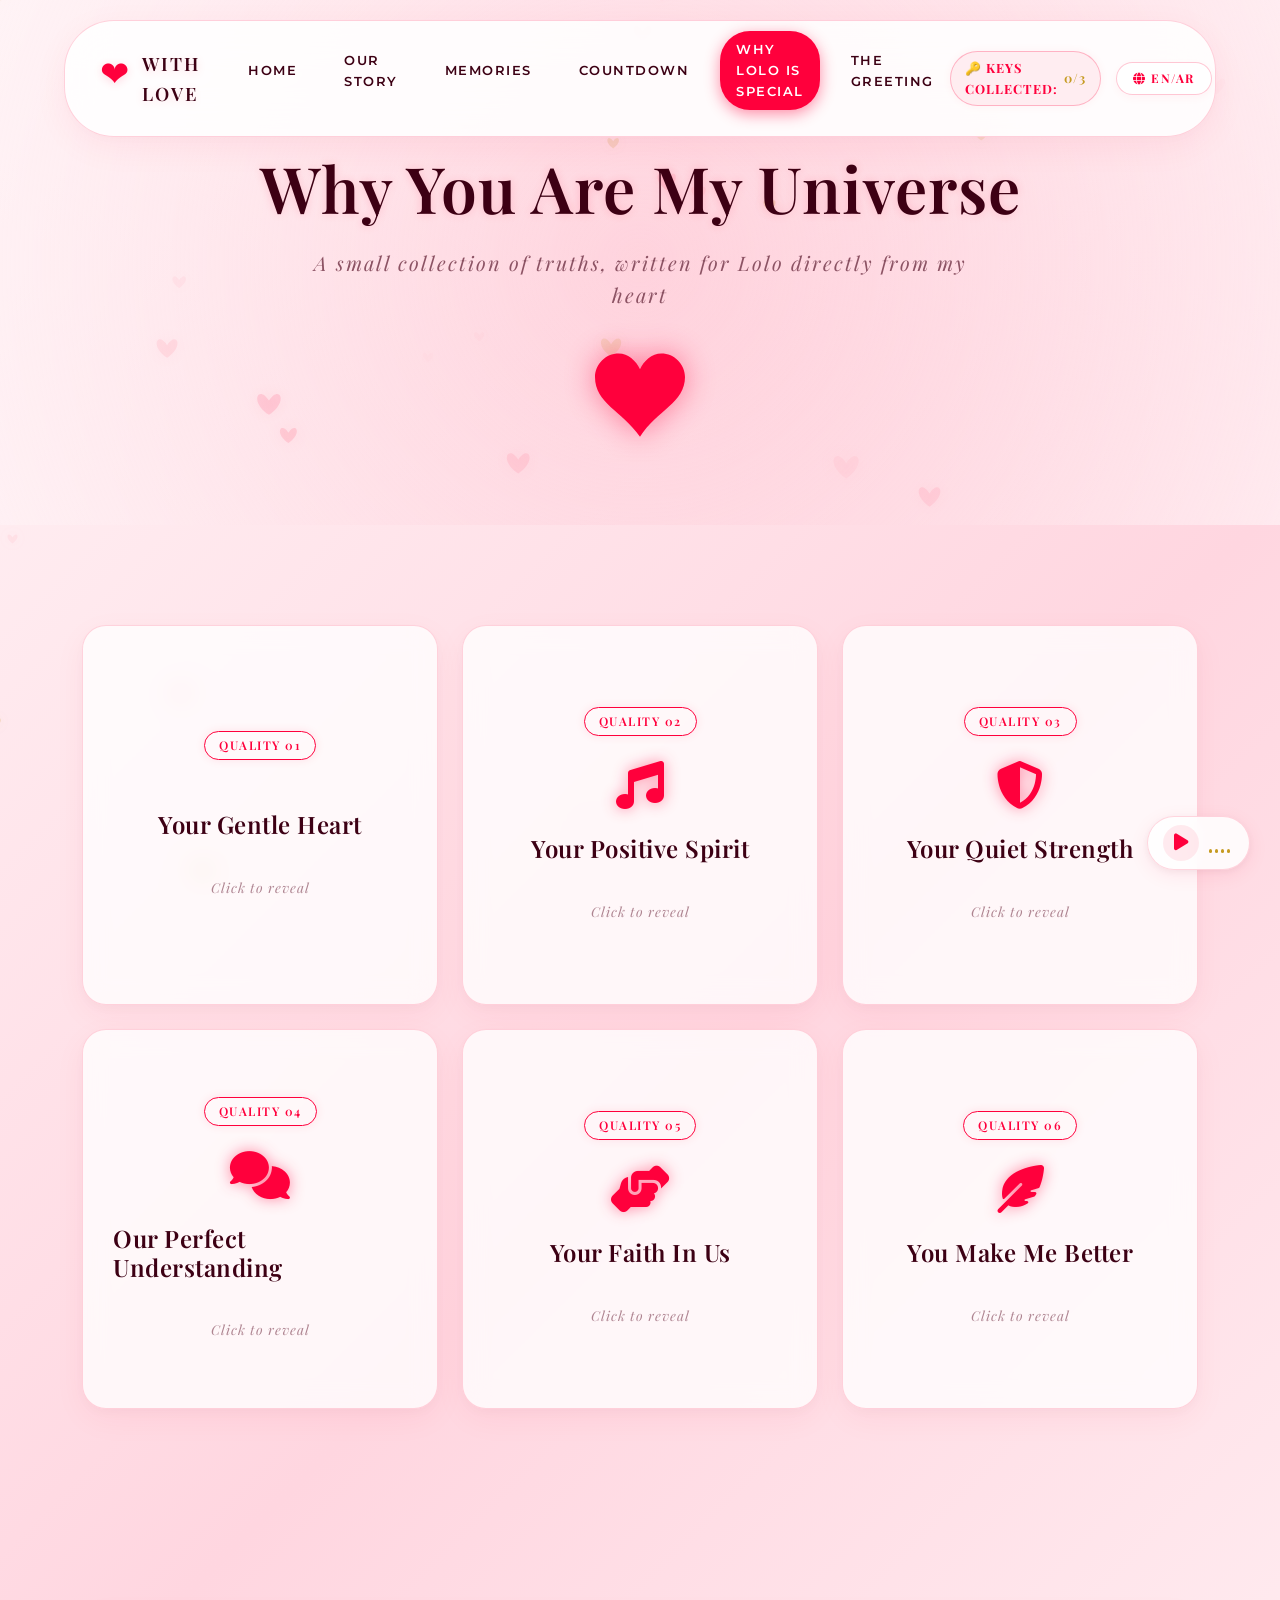
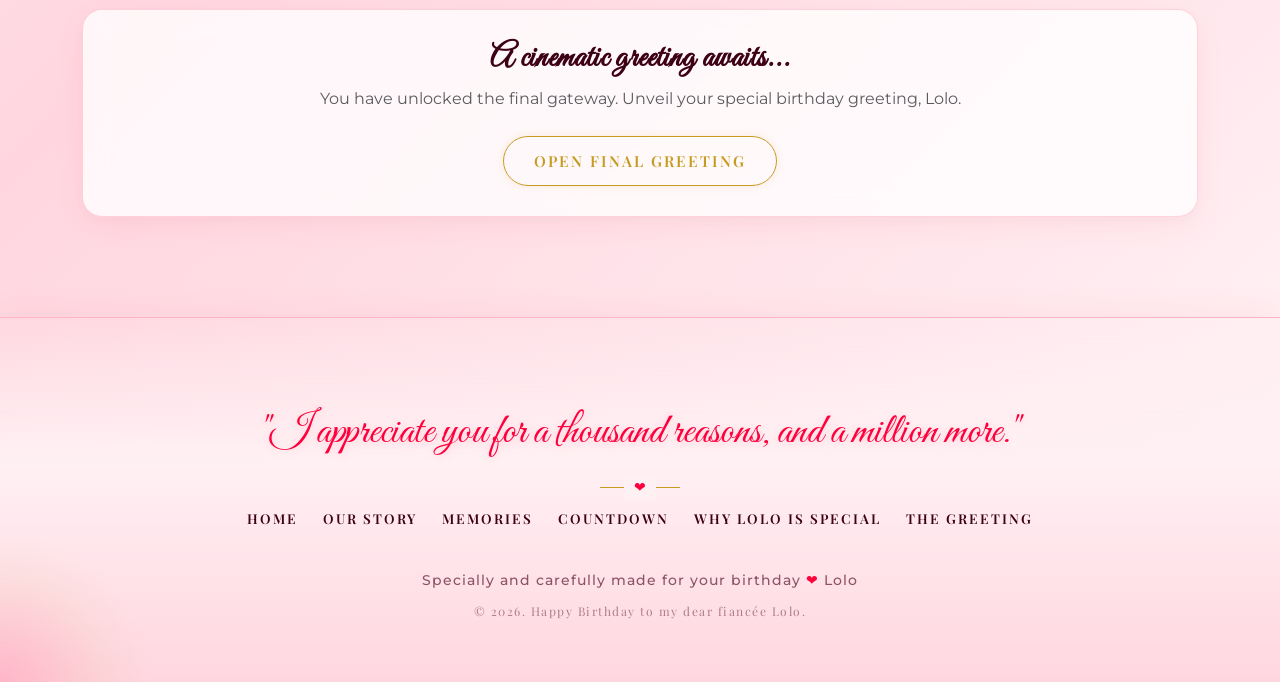
<file: reasons/reasons.html>
<!DOCTYPE html>
<html lang="en">
<head>
 <meta charset="UTF-8">
 <meta name="viewport" content="width=device-width, initial-scale=1.0">
 <title>Reasons I Love You | My Heart To Yours</title>
 
 <!-- Bootstrap 5 CSS CDN -->
 <link href="https://cdn.jsdelivr.net/npm/bootstrap@5.3.0/dist/css/bootstrap.min.css" rel="stylesheet">
 
 <!-- FontAwesome 6 Icons CDN -->
 <link rel="stylesheet" href="https://cdnjs.cloudflare.com/ajax/libs/font-awesome/6.4.0/css/all.min.css">
 
 <!-- AOS.js Scroll Reveal CSS -->
 <link href="https://unpkg.com/aos@2.3.1/dist/aos.css" rel="stylesheet">
 
 <!-- Shared Style Sheets -->
 <link rel="stylesheet" href="../shared/css/global.css">
 <link rel="stylesheet" href="../shared/css/navigation.css">
 
 <!-- Reasons Page Specific Styles -->
 <link rel="stylesheet" href="css/style.css">
 <link rel="stylesheet" href="css/media.css">
</head>
<body class="bg-gradient-romantic">

 <!-- Scroll Progress Indicator -->
 <div class="scroll-progress"></div>

 <!-- Smooth Page Loader -->
 <div class="page-loader">
  <div class="loader-heart">❤</div>
  <div class="loader-text">Counting My Blessings...</div>
 </div>

 <!-- Shared Custom Navbar Component -->
 <nav class="custom-navbar">
  <a href="../index/index.html" class="nav-logo">
   ❤ <span>With Love</span>
  </a>
  
  <button class="nav-toggle" aria-label="Toggle Navigation">
   <span></span>
   <span></span>
   <span></span>
  </button>
  
  <ul class="nav-menu">
   <li class="nav-item"><a href="../index/index.html" data-translate="nav_home"><i class="fa-solid fa-house"></i> Home</a></li>
   <li class="nav-item"><a href="../love-story/love-story.html" data-translate="nav_story"><i class="fa-solid fa-book-open"></i> Our Story</a></li>
   <li class="nav-item"><a href="../gallery/gallery.html" data-translate="nav_gallery"><i class="fa-solid fa-images"></i> Memories</a></li>
   <li class="nav-item"><a href="../countdown/countdown.html" data-translate="nav_countdown"><i class="fa-solid fa-clock"></i> Countdown</a></li>
   <li class="nav-item active"><a href="../reasons/reasons.html" data-translate="nav_reasons"><i class="fa-solid fa-heart-pulse"></i> Why I Love You</a></li>
   <li class="nav-item"><a href="../surprise/surprise.html" data-translate="nav_surprise"><i class="fa-solid fa-gift"></i> The Surprise</a></li>
  </ul>

  <!-- Bilingual Actions Panel -->
  <div class="nav-actions">
   <div class="nav-key-tracker">🔑 Keys: <span>0/3</span></div>
   <button class="btn-lang-toggle"><i class="fa-solid fa-globe"></i> EN/AR</button>
  </div>
 </nav>

 <!-- 1. Cinematic Reasons Header -->
 <header class="reasons-hero">
  <div class="container text-center position-relative">
   <h1 class="reasons-main-title" data-aos="fade-down" data-aos-duration="1200" data-translate="reasons_hero_title">Why You Are My Universe</h1>
   <p class="reasons-lead-subtitle" data-aos="fade-up" data-aos-duration="1200" data-aos-delay="200" data-translate="reasons_hero_sub">
    A small collection of eternal truths, whispered from my heart directly into yours
   </p>
   
   <!-- Interactive Central Pulsing Heart Centerpiece -->
   <div class="heart-centerpiece-container mt-4" data-aos="zoom-in" data-aos-duration="1000" data-aos-delay="400">
    <div class="glowing-heart-pulse" id="central-pulsing-heart">
     <svg class="heart-svg" viewBox="0 0 32 29.6">
      <path d="M23.6,0c-3.4,0-6.3,2.7-7.6,5.6C14.7,2.7,11.8,0,8.4,0C3.8,0,0,3.8,0,8.4c0,9.4,9.5,11.9,16,21.2
      c6.1-9.3,16-12.1,16-21.2C32,3.8,28.2,0,23.6,0z"/>
     </svg>
    </div>
   </div>
  </div>
 </header>

 <!-- 2. Interactive 3D Flip Card Grid -->
 <section class="flip-cards-section page-section">
  <div class="container">
   <div class="row g-4 justify-content-center">
    
    <!-- Card 1 -->
    <div class="col-lg-4 col-md-6" data-aos="zoom-in" data-aos-duration="800">
     <div class="flip-card-container">
      <div class="flip-card-inner">
       <!-- Front Side -->
       <div class="flip-card-front glass-card">
        <span class="reason-badge"><span data-translate="reasons_badge">Reason</span> 01</span>
        <i class="fa-solid fa-sparkles front-heart-icon"></i>
        <h3 data-translate="reasons_card1_title">Your Gentle Heart</h3>
        <span class="click-reveal-prompt" data-translate="reasons_click_reveal"><i class="fa-solid fa-hand-pointer"></i> Click to reveal</span>
       </div>
       <!-- Back Side -->
       <div class="flip-card-back glass-card">
        <h3 data-translate="reasons_card1_title">Your Gentle Heart</h3>
        <div class="back-divider"></div>
        <p class="reason-text-block" data-translate="reasons_card1_p">"How you care for everyone around you with a soft kindness that makes the world a warmer place. Your boundless compassion is my daily inspiration, teaching me how to love deeper."</p>
       </div>
      </div>
     </div>
    </div>

    <!-- Card 2 -->
    <div class="col-lg-4 col-md-6" data-aos="zoom-in" data-aos-duration="800" data-aos-delay="100">
     <div class="flip-card-container">
      <div class="flip-card-inner">
       <!-- Front Side -->
       <div class="flip-card-front glass-card">
        <span class="reason-badge"><span data-translate="reasons_badge">Reason</span> 02</span>
        <i class="fa-solid fa-music front-heart-icon"></i>
        <h3 data-translate="reasons_card2_title">The Way You Laugh</h3>
        <span class="click-reveal-prompt" data-translate="reasons_click_reveal"><i class="fa-solid fa-hand-pointer"></i> Click to reveal</span>
       </div>
       <!-- Back Side -->
       <div class="flip-card-back glass-card">
        <h3 data-translate="reasons_card2_title">The Way You Laugh</h3>
        <div class="back-divider"></div>
        <p class="reason-text-block" data-translate="reasons_card2_p">"It is the exact melody that dissolves my darkest clouds in an instant. Your chuckle is my absolute favorite sound, a sweet chorus that fills our home with cozy, pure happiness."</p>
       </div>
      </div>
     </div>
    </div>

    <!-- Card 3 -->
    <div class="col-lg-4 col-md-6" data-aos="zoom-in" data-aos-duration="800" data-aos-delay="200">
     <div class="flip-card-container">
      <div class="flip-card-inner">
       <!-- Front Side -->
       <div class="flip-card-front glass-card">
        <span class="reason-badge"><span data-translate="reasons_badge">Reason</span> 03</span>
        <i class="fa-solid fa-shield-halved front-heart-icon"></i>
        <h3 data-translate="reasons_card3_title">Your Quiet Strength</h3>
        <span class="click-reveal-prompt" data-translate="reasons_click_reveal"><i class="fa-solid fa-hand-pointer"></i> Click to reveal</span>
       </div>
       <!-- Back Side -->
       <div class="flip-card-back glass-card">
        <h3 data-translate="reasons_card3_title">Your Quiet Strength</h3>
        <div class="back-divider"></div>
        <p class="reason-text-block" data-translate="reasons_card3_p">"How you face challenges with a silent grace, absolute wisdom, and an unwavering courage. You inspire me to stand taller. In all storms, you are my ultimate anchor."</p>
       </div>
      </div>
     </div>
    </div>

    <!-- Card 4 -->
    <div class="col-lg-4 col-md-6" data-aos="zoom-in" data-aos-duration="800" data-aos-delay="300">
     <div class="flip-card-container">
      <div class="flip-card-inner">
       <!-- Front Side -->
       <div class="flip-card-front glass-card">
        <span class="reason-badge"><span data-translate="reasons_badge">Reason</span> 04</span>
        <i class="fa-solid fa-comments front-heart-icon"></i>
        <h3 data-translate="reasons_card4_title">Our Inside Jokes</h3>
        <span class="click-reveal-prompt" data-translate="reasons_click_reveal"><i class="fa-solid fa-hand-pointer"></i> Click to reveal</span>
       </div>
       <!-- Back Side -->
       <div class="flip-card-back glass-card">
        <h3 data-translate="reasons_card4_title">Our Inside Jokes</h3>
        <div class="back-divider"></div>
        <p class="reason-text-block" data-translate="reasons_card4_p">"The thousands of tiny smiles that only we share. How we can speak full volumes with a simple look and laugh like children. We are two puzzle pieces made from the same stars."</p>
       </div>
      </div>
     </div>
    </div>

    <!-- Card 5 -->
    <div class="col-lg-4 col-md-6" data-aos="zoom-in" data-aos-duration="800" data-aos-delay="400">
     <div class="flip-card-container">
      <div class="flip-card-inner">
       <!-- Front Side -->
       <div class="flip-card-front glass-card">
        <span class="reason-badge"><span data-translate="reasons_badge">Reason</span> 05</span>
        <i class="fa-solid fa-handshake-angle front-heart-icon"></i>
        <h3 data-translate="reasons_card5_title">Your Faith In Us</h3>
        <span class="click-reveal-prompt" data-translate="reasons_click_reveal"><i class="fa-solid fa-hand-pointer"></i> Click to reveal</span>
       </div>
       <!-- Back Side -->
       <div class="flip-card-back glass-card">
        <h3 data-translate="reasons_card5_title">Your Faith In Us</h3>
        <div class="back-divider"></div>
        <p class="reason-text-block" data-translate="reasons_card5_p">"How you hold my hand, believe in my dreams, and love me so unconditionally. With you standing by my side, I feel capable of conquering any mountain, in this life and the next."</p>
       </div>
      </div>
     </div>
    </div>

    <!-- Card 6 -->
    <div class="col-lg-4 col-md-6" data-aos="zoom-in" data-aos-duration="800" data-aos-delay="500">
     <div class="flip-card-container">
      <div class="flip-card-inner">
       <!-- Front Side -->
       <div class="flip-card-front glass-card">
        <span class="reason-badge"><span data-translate="reasons_badge">Reason</span> 06</span>
        <i class="fa-solid fa-feather-pointed front-heart-icon"></i>
        <h3 data-translate="reasons_card6_title">You Make Me Better</h3>
        <span class="click-reveal-prompt" data-translate="reasons_click_reveal"><i class="fa-solid fa-hand-pointer"></i> Click to reveal</span>
       </div>
       <!-- Back Side -->
       <div class="flip-card-back glass-card text-magenta-border" style="position: relative;">
        <h3 data-translate="reasons_card6_title">You Make Me Better</h3>
        <div class="back-divider"></div>
        <p class="reason-text-block" data-translate="reasons_card6_p">"Simply being next to you motivates me to grow, think deeper, and live more fully. You are the absolute best thing that has ever, and will ever, happen to me. My infinite gift."</p>
        
        <!-- Hidden Quest Key 3 (Reasons Key) -->
        <div class="glowing-quest-key" data-key-name="reasons" style="position: absolute; bottom: 15px; right: 15px; width: 45px; height: 45px; font-size: 1.2rem;" title="Find Me! 🔑">
         <i class="fa-solid fa-key"></i>
        </div>
       </div>
      </div>
     </div>
    </div>

   </div>
  </div>
 </section>

 <!-- 3. Navigation Call to Action -->
 <section class="reasons-cta page-section text-center">
  <div class="container" data-aos="fade-up" data-aos-duration="1000">
   <div class="glass-card cta-box max-600">
    <h2 class="font-cursive gold-text" data-translate="reasons_cta_title">A cinematic greeting awaits...</h2>
    <p class="mb-4 text-muted" data-translate="reasons_cta_p">You have unlocked the final gateway. Unveil your special birthday greeting.</p>
    <a href="../surprise/surprise.html" class="btn-gold-glow btn-pulse" data-translate="reasons_cta_btn">
     Open Final Greeting <i class="fa-solid fa-gift"></i>
    </a>
   </div>
  </div>
 </section>

 <!-- Shared Romantic Footer Component -->
 <footer class="romantic-footer">
  <p class="footer-quote font-cursive" data-translate="footer_quote_reasons">"I appreciate you for a thousand reasons, and a million more."</p>
  <div class="footer-divider"></div>
  <div class="footer-nav">
   <a href="../index/index.html" class="footer-nav-link" data-translate="nav_home">Home</a>
   <a href="../love-story/love-story.html" class="footer-nav-link" data-translate="nav_story">Our Story</a>
   <a href="../gallery/gallery.html" class="footer-nav-link" data-translate="nav_gallery">Memories</a>
   <a href="../countdown/countdown.html" class="footer-nav-link" data-translate="nav_countdown">Countdown</a>
   <a href="../reasons/reasons.html" class="footer-nav-link" data-translate="nav_reasons">Why You are Special</a>
   <a href="../surprise/surprise.html" class="footer-nav-link" data-translate="nav_surprise">The Greeting</a>
  </div>
  <p class="footer-details" data-translate="footer_details">Specially and carefully made for your birthday <span>❤</span> Lolo</p>
  <p class="footer-credits" data-translate="footer_credits">&copy; 2026. Happy Birthday to my dear fiancée Lolo.</p>
 </footer>

 <!-- Audio Floating Controller -->
 <div class="audio-controller">
  <button class="audio-btn" aria-label="Toggle Audio"><i class="fa-solid fa-play"></i></button>
  <div class="audio-visualizer">
   <div class="bar"></div>
   <div class="bar"></div>
   <div class="bar"></div>
   <div class="bar"></div>
  </div>
 </div>

 <!-- Back to Top Button -->
 <div class="back-to-top" aria-label="Back to Top"><i class="fa-solid fa-arrow-up"></i></div>

 <!-- Core Javascript Files -->
 <!-- Bootstrap 5 Bundle JS -->
 <script src="https://cdn.jsdelivr.net/npm/bootstrap@5.3.0/dist/js/bootstrap.bundle.min.js"></script>
 <!-- AOS Scroll Reveal JS -->
 <script src="https://unpkg.com/aos@2.3.1/dist/aos.js"></script>
 <!-- GSAP Core Animations -->
 <script src="https://cdnjs.cloudflare.com/ajax/libs/gsap/3.12.2/gsap.min.js"></script>

 <!-- Shared Translation Data -->
 <script src="../shared/js/translations.js"></script>
 <!-- Shared Global JS Components -->
 <script src="../shared/js/global.js"></script>
 <script src="../shared/js/hearts.js"></script>

 <!-- Reasons Page Specific JS -->
 <script src="js/script.js"></script>
</body>
</html>
</file>
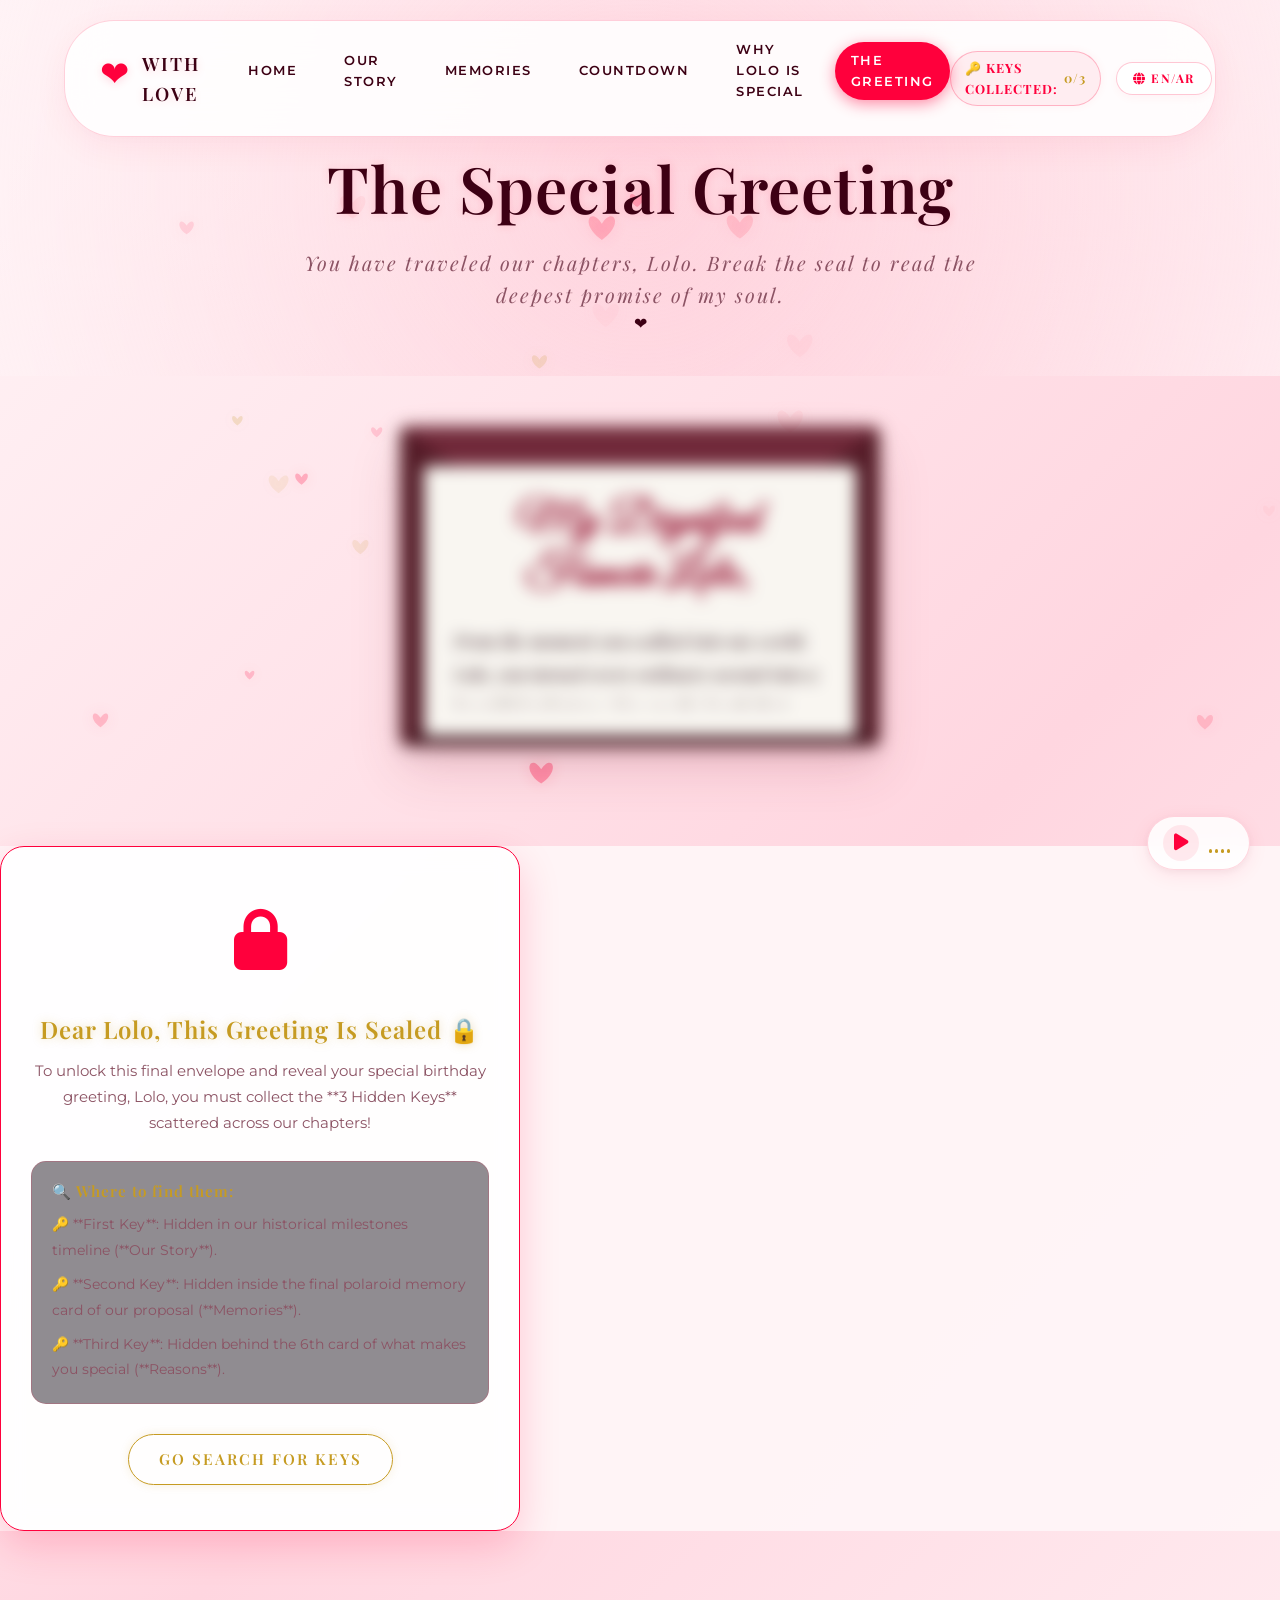
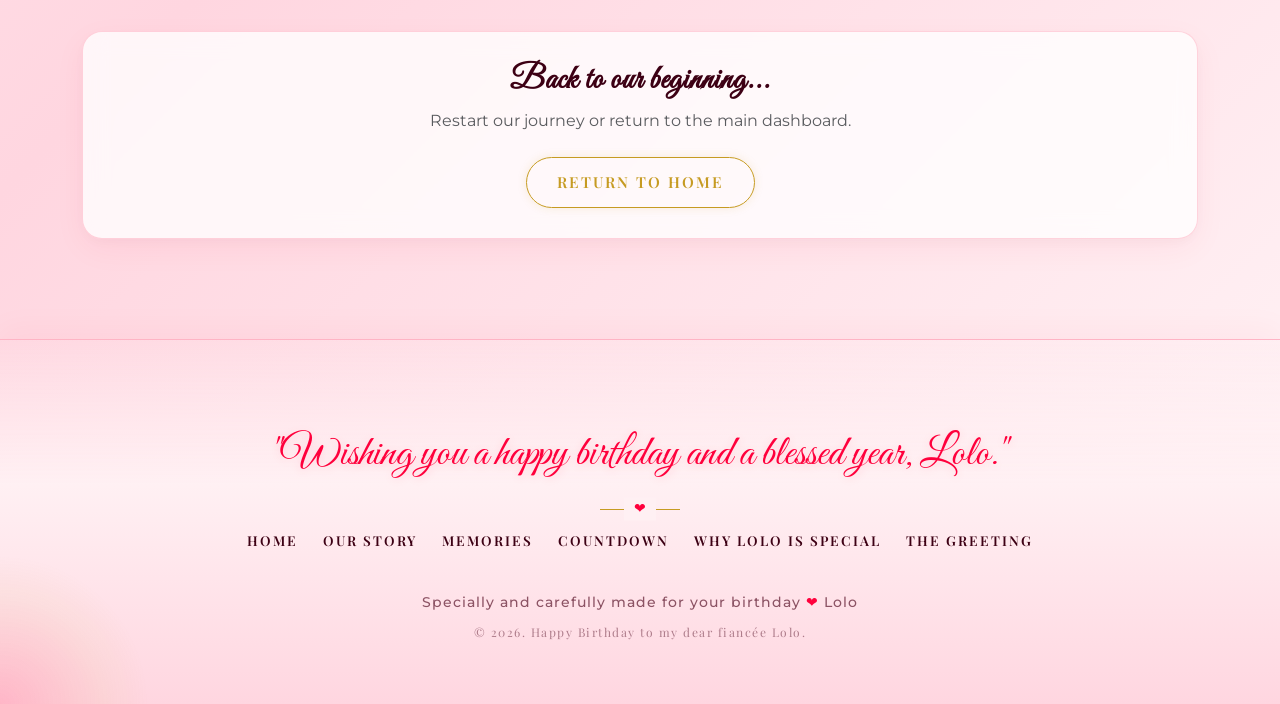
<file: surprise/surprise.html>
<!DOCTYPE html>
<html lang="en">
<head>
 <meta charset="UTF-8">
 <meta name="viewport" content="width=device-width, initial-scale=1.0">
 <title>Your Birthday Surprise | My Eternity</title>
 
 <!-- Bootstrap 5 CSS CDN -->
 <link href="https://cdn.jsdelivr.net/npm/bootstrap@5.3.0/dist/css/bootstrap.min.css" rel="stylesheet">
 
 <!-- FontAwesome 6 Icons CDN -->
 <link rel="stylesheet" href="https://cdnjs.cloudflare.com/ajax/libs/font-awesome/6.4.0/css/all.min.css">
 
 <!-- AOS.js Scroll Reveal CSS -->
 <link href="https://unpkg.com/aos@2.3.1/dist/aos.css" rel="stylesheet">
 
 <!-- Shared Style Sheets -->
 <link rel="stylesheet" href="../shared/css/global.css">
 <link rel="stylesheet" href="../shared/css/navigation.css">
 
 <!-- Surprise Page Specific Styles -->
 <link rel="stylesheet" href="css/style.css">
 <link rel="stylesheet" href="css/media.css">
</head>
<body class="bg-gradient-romantic">

 <!-- Scroll Progress Indicator -->
 <div class="scroll-progress"></div>

 <!-- Smooth Page Loader -->
 <div class="page-loader">
  <div class="loader-heart">❤</div>
  <div class="loader-text">Preparing Your Surprise...</div>
 </div>

 <!-- Fullscreen Fireworks & Confetti Canvas Engine -->
 <canvas id="fireworks-canvas"></canvas>

 <!-- Shared Custom Navbar Component -->
 <nav class="custom-navbar">
  <a href="../index/index.html" class="nav-logo">
   ❤ <span>With Love</span>
  </a>
  
  <button class="nav-toggle" aria-label="Toggle Navigation">
   <span></span>
   <span></span>
   <span></span>
  </button>
  
  <ul class="nav-menu">
   <li class="nav-item"><a href="../index/index.html" data-translate="nav_home"><i class="fa-solid fa-house"></i> Home</a></li>
   <li class="nav-item"><a href="../love-story/love-story.html" data-translate="nav_story"><i class="fa-solid fa-book-open"></i> Our Story</a></li>
   <li class="nav-item"><a href="../gallery/gallery.html" data-translate="nav_gallery"><i class="fa-solid fa-images"></i> Memories</a></li>
   <li class="nav-item"><a href="../countdown/countdown.html" data-translate="nav_countdown"><i class="fa-solid fa-clock"></i> Countdown</a></li>
   <li class="nav-item"><a href="../reasons/reasons.html" data-translate="nav_reasons"><i class="fa-solid fa-heart-pulse"></i> Why I Love You</a></li>
   <li class="nav-item active"><a href="../surprise/surprise.html" data-translate="nav_surprise"><i class="fa-solid fa-gift"></i> The Surprise</a></li>
  </ul>

  <!-- Bilingual Actions Panel -->
  <div class="nav-actions">
   <div class="nav-key-tracker">🔑 Keys: <span>0/3</span></div>
   <button class="btn-lang-toggle"><i class="fa-solid fa-globe"></i> EN/AR</button>
  </div>
 </nav>

 <!-- 1. Cinematic Surprise Header -->
 <header class="surprise-hero" id="surprise-header-block">
  <div class="container text-center">
   <h1 class="surprise-main-title" data-aos="fade-down" data-aos-duration="1200" data-translate="surprise_hero_title">The Final Gateway</h1>
   <p class="surprise-lead-subtitle" data-aos="fade-up" data-aos-duration="1200" data-aos-delay="200" data-translate="surprise_hero_sub">
    You have traveled our chapters. Break the seal to read the deepest promise of my soul.
   </p>
   <div class="title-heart-divider" data-aos="zoom-in" data-aos-duration="1000" data-aos-delay="400">❤</div>
  </div>
 </header>

 <!-- 2. Cinematic Unfolding Envelope Section -->
 <section class="envelope-unveiling-section">
  <div class="container d-flex justify-content-center align-items-center">
   
   <div class="luxury-envelope-container" id="grand-envelope">
    <!-- Letter Panel sticking inside -->
    <div class="letter-sheet">
     <div class="sheet-scroller-box">
      <h2 data-translate="surprise_letter_title">My Beautiful Fiancée,</h2>
      <p data-translate="surprise_letter_p1">From the moment you walked into my world, you turned every ordinary second into a breathtaking milestone. You are the laugh that brightens my days, the peace that settles my storms, and the home my heart has searched for forever.</p>
      <p data-translate="surprise_letter_p2">Today is a celebration of the day you were born, the day the universe gave me my absolute greatest gift. I promise to love you, cherish you, support your grandest dreams, and hold your hand through every season of life yet to come.</p>
      <p data-translate="surprise_letter_p3">You are my today, my tomorrow, and all of my forever. Loving you is the easiest, most natural vow I have ever made, and I will keep making it with every heartbeat.</p>
      <p data-translate="surprise_letter_p4">Happy Birthday, my gorgeous princess. With all of me, for all of us.</p>
      <div class="letter-sign-off">
       <p class="font-cursive gold-text" data-translate="surprise_letter_sign1">- Yours Eternally,</p>
       <p class="font-cursive gold-text" data-translate="surprise_letter_sign2">Your Forever Love ❤</p>
      </div>
      
      <button id="btn-close-scroll" class="btn-magenta-glow btn-sm mt-4" data-translate="surprise_letter_close">Close Scroll</button>
     </div>
    </div>

    <!-- Outer Envelope flaps -->
    <div class="outer-envelope">
     <div class="outer-flap"></div>
     <div class="outer-bottom"></div>
     <div class="wax-seal-btn" id="trigger-seal">
      <i class="fa-solid fa-heart"></i>
     </div>
    </div>
   </div>

  </div>
 </section>

 <!-- 3. Giant Neon Glowing Typography (fades in when fireworks trigger) -->
 <div class="fullscreen-neon-declaration" id="neon-declaration-block">
  <h1 class="neon-glow-magenta">HAPPY BIRTHDAY, LOLO</h1>
  <h2 class="neon-glow-gold font-cursive">BEST WISHES</h2>
 </div>

 <!-- 4. Interactive Heart Key Quest Lock Overlay Screen -->
 <div class="lightbox-overlay active" id="quest-lock-overlay" style="display: none;">
  <div class="lightbox-content-box" style="max-width: 520px;">
   <div class="glass-card text-center" style="border: 1px solid var(--primary-color); padding: 45px 30px; box-shadow: 0 0 35px var(--primary-glow); border-radius: 24px;">
    <div class="lock-icon-box" style="font-size: 3.8rem; color: var(--primary-color); margin-bottom: 25px; animation: heart-beat 1.5s infinite ease-in-out;">
     <i class="fa-solid fa-lock"></i>
    </div>
    <h3 data-translate="quest_locked_title" style="color: var(--accent-gold); text-shadow: 0 0 10px var(--accent-gold-glow); font-size: 1.5rem; margin-bottom: 15px;">Dear Lolo, This Greeting Is Sealed 🔒</h3>
    <p data-translate="quest_locked_p" style="font-size: 0.95rem; color: var(--text-muted); line-height: 1.7; margin-bottom: 25px;">To unlock this final envelope and reveal your special birthday greeting, Lolo, you must collect the 3 Hidden Keys scattered across our chapters!</p>
    
    <div class="quest-hints-container text-start" style="background: rgba(10,1,12,0.45); border: 1px solid var(--border-glass); border-radius: 15px; padding: 20px; margin-bottom: 30px;">
     <h5 data-translate="quest_hint_title" style="color: var(--accent-gold); font-size: 0.95rem; margin-bottom: 12px; font-weight: 600;">🔍 Where to find them:</h5>
     <ul style="list-style: none; padding: 0; margin: 0; font-size: 0.85rem; color: var(--text-muted); line-height: 1.9;">
      <li data-translate="quest_hint_1" style="margin-bottom: 8px;">🔑 **First Key**: Hidden in our historical milestones timeline (Our Story).</li>
      <li data-translate="quest_hint_2" style="margin-bottom: 8px;">🔑 **Second Key**: Hidden inside the final polaroid proposal card (Memories).</li>
      <li data-translate="quest_hint_3">🔑 **Third Key**: Hidden behind the 6th card of what makes you special (Reasons).</li>
     </ul>
    </div>
    
    <a href="../love-story/love-story.html" class="btn-gold-glow btn-sm" data-translate="quest_hint_btn">Go Search for Keys</a>
   </div>
  </div>
 </div>

 <!-- 5. Navigation Call to Action -->
 <section class="surprise-cta page-section text-center" id="surprise-footer-cta">
  <div class="container" data-aos="fade-up" data-aos-duration="1000">
   <div class="glass-card cta-box max-600">
    <h2 class="font-cursive gold-text" data-translate="surprise_cta_title">Back to our beginning...</h2>
    <p class="mb-4 text-muted" data-translate="surprise_cta_p">Restart our journey or return to the main dashboard.</p>
    <a href="../index/index.html" class="btn-gold-glow" data-translate="surprise_cta_btn">
     Return to Home <i class="fa-solid fa-house"></i>
    </a>
   </div>
  </div>
 </section>

 <!-- Shared Romantic Footer Component -->
 <footer class="romantic-footer" id="surprise-shared-footer">
  <p class="footer-quote font-cursive" data-translate="footer_quote_surprise">"Wishing you a happy birthday and a blessed year, Lolo."</p>
  <div class="footer-divider"></div>
  <div class="footer-nav">
   <a href="../index/index.html" class="footer-nav-link" data-translate="nav_home">Home</a>
   <a href="../love-story/love-story.html" class="footer-nav-link" data-translate="nav_story">Our Story</a>
   <a href="../gallery/gallery.html" class="footer-nav-link" data-translate="nav_gallery">Memories</a>
   <a href="../countdown/countdown.html" class="footer-nav-link" data-translate="nav_countdown">Countdown</a>
   <a href="../reasons/reasons.html" class="footer-nav-link" data-translate="nav_reasons">Why You are Special</a>
   <a href="../surprise/surprise.html" class="footer-nav-link" data-translate="nav_surprise">The Greeting</a>
  </div>
  <p class="footer-details" data-translate="footer_details">Specially and carefully made for your birthday <span>❤</span> Lolo</p>
  <p class="footer-credits" data-translate="footer_credits">&copy; 2026. Happy Birthday to my dear fiancée Lolo.</p>
 </footer>

 <!-- 6. Virtual Birthday Cake & Wish Ceremony Overlay -->
 <div class="birthday-cake-overlay" id="cake-ceremony-overlay">
  <div class="glass-card cake-card text-center">
   <h3 class="cake-title gold-text font-cursive" data-translate="cake_title">Make a Wish, Lolo! 🎂</h3>
   <p class="cake-subtitle text-muted" data-translate="cake_subtitle">Click the burning candles to blow them out...</p>
   
   <!-- CSS Birthday Cake -->
   <div class="cake-container">
    <div class="cake-layer layer-bottom"></div>
    <div class="cake-layer layer-middle"></div>
    <div class="cake-layer layer-top"></div>
    <div class="candle-container">
     <div class="candle" id="candle-1"><div class="flame" title="Blow out"></div></div>
     <div class="candle" id="candle-2"><div class="flame" title="Blow out"></div></div>
     <div class="candle" id="candle-3"><div class="flame" title="Blow out"></div></div>
    </div>
   </div>
   
   <!-- Wish Message (revealed after blowing candles) -->
   <div class="wish-reveal-box" id="cake-wish-box">
    <h2 class="wish-title text-glow-magenta" data-translate="wish_revealed_title">Your Wish is Safe! 🎉</h2>
    <p class="wish-text" data-translate="wish_revealed_text">Happy Birthday, Lolo! May this year bring you absolute joy, success, and everything you desire. We look forward to a beautiful future together. ❤</p>
    <button id="btn-finish-celebration" class="btn-gold-glow mt-4" data-translate="btn_finish_celebration">Complete Celebration & Return</button>
   </div>
  </div>
 </div>

 <!-- 7. Balloons Wrapper -->
 <div class="balloons-wrapper" id="balloons-container"></div>


 <!-- Audio Floating Controller -->
 <div class="audio-controller">
  <button class="audio-btn" aria-label="Toggle Audio"><i class="fa-solid fa-play"></i></button>
  <div class="audio-visualizer">
   <div class="bar"></div>
   <div class="bar"></div>
   <div class="bar"></div>
   <div class="bar"></div>
  </div>
 </div>

 <!-- Back to Top Button -->
 <div class="back-to-top" aria-label="Back to Top"><i class="fa-solid fa-arrow-up"></i></div>

 <!-- Core Javascript Files -->
 <!-- Bootstrap 5 Bundle JS -->
 <script src="https://cdn.jsdelivr.net/npm/bootstrap@5.3.0/dist/js/bootstrap.bundle.min.js"></script>
 <!-- AOS Scroll Reveal JS -->
 <script src="https://unpkg.com/aos@2.3.1/dist/aos.js"></script>
 <!-- GSAP Core Animations -->
 <script src="https://cdnjs.cloudflare.com/ajax/libs/gsap/3.12.2/gsap.min.js"></script>

 <!-- Shared Translation Data -->
 <script src="../shared/js/translations.js"></script>
 <!-- Shared Global JS Components -->
 <script src="../shared/js/global.js"></script>
 <script src="../shared/js/hearts.js"></script>

 <!-- Surprise Page Specific JS -->
 <script src="js/script.js"></script>
</body>
</html>
</file>
<file: shared/css/global.css>
/*
  =========================================
  Luxury Romantic Birthday Website
  Shared Global Styling - CSS Tokens & Base
  =========================================
*/

/* Google Fonts Import */
@import url('https://fonts.googleapis.com/css2?family=Cormorant+Garamond:ital,wght@0,300;0,400;0,600;0,700;1,400&family=Great+Vibes&family=Montserrat:wght@300;400;500;600;700&family=Playfair+Display:ital,wght@0,400;0,600;0,700;1,400&family=Cairo:wght@300;400;500;600;700&family=Amiri:ital,wght@0,400;0,700;1,400&display=swap');

/* CSS Variables for Luxury Bright Red Theme */
:root {
  --primary-color: #ff003c;       /* Vibrant Glowing Scarlet Red */
  --primary-glow: rgba(255, 0, 60, 0.45);
  --secondary-color: #d90429;     /* Deep Velvet Crimson Red */
  --accent-gold: #c69b22;         /* Luxury Gold Accents */
  --accent-gold-glow: rgba(198, 155, 34, 0.35);
  --bg-dark-base: #fff5f7;        /* Bright Pearlescent Rose/White */
  --bg-card-glass: rgba(255, 255, 255, 0.78); /* Crystal-white Glassmorphism */
  --border-glass: rgba(255, 0, 60, 0.16);
  --text-primary: #3d0014;        /* Deep Velvet Burgundy (high contrast read) */
  --text-muted: #8c5364;          /* Soft Dusty Rose Burgundy */
  --font-luxury: 'Playfair Display', serif;
  --font-cursive: 'Great Vibes', cursive;
  --font-body: 'Montserrat', sans-serif;
  --transition-smooth: all 0.5s cubic-bezier(0.25, 1, 0.5, 1);
  --transition-fast: all 0.2s ease;
}

/* Global Reset & Base */
* {
  box-sizing: border-box;
  margin: 0;
  padding: 0;
}

html, body {
  background-color: var(--bg-dark-base);
  color: var(--text-primary);
  font-family: var(--font-body);
  font-size: 16px;
  line-height: 1.6;
  overflow-x: hidden;
  scroll-behavior: smooth;
  width: 100%;
}

/* Scrollbar Customization */
::-webkit-scrollbar {
  width: 8px;
}

::-webkit-scrollbar-track {
  background: var(--bg-dark-base);
}

::-webkit-scrollbar-thumb {
  background: linear-gradient(to bottom, var(--primary-color), var(--accent-gold));
  border-radius: 4px;
}

::-webkit-scrollbar-thumb:hover {
  background: var(--primary-color);
}

/* Typography styles */
h1, h2, h3, h4, h5, h6 {
  font-family: var(--font-luxury);
  font-weight: 600;
  letter-spacing: 1px;
  color: var(--text-primary);
}

.font-cursive {
  font-family: var(--font-cursive);
}

a {
  color: var(--text-primary);
  text-decoration: none;
  transition: var(--transition-fast);
}

/* Custom Interactive Cursor Glow */
.cursor-glow {
  width: 300px;
  height: 300px;
  background: radial-gradient(circle, rgba(255, 0, 60, 0.15) 0%, rgba(198, 155, 34, 0.05) 50%, transparent 70%);
  border-radius: 50%;
  position: fixed;
  pointer-events: none;
  z-index: 9999;
  transform: translate(-50%, -50%);
  transition: width 0.3s ease, height 0.3s ease;
}

/* Smooth Page Loader (Lighter, pinkish-peach transition) */
.page-loader {
  position: fixed;
  top: 0;
  left: 0;
  width: 100%;
  height: 100%;
  background: #fff5f7;
  z-index: 10000;
  display: flex;
  flex-direction: column;
  justify-content: center;
  align-items: center;
  transition: opacity 0.8s ease, visibility 0.8s ease;
}

.page-loader.fade-out {
  opacity: 0;
  visibility: hidden;
}

.loader-heart {
  font-size: 4rem;
  color: var(--primary-color);
  animation: heart-beat 1.2s infinite ease-in-out;
  text-shadow: 0 0 20px var(--primary-glow);
}

.loader-text {
  font-family: var(--font-luxury);
  color: var(--accent-gold);
  margin-top: 20px;
  font-size: 1.2rem;
  letter-spacing: 3px;
  text-transform: uppercase;
  animation: pulse-glow 2s infinite ease-in-out;
}

/* Shared Animated Gradients */
.bg-gradient-romantic {
  background: linear-gradient(135deg, #fff5f7 0%, #ffd6e0 50%, #fff5f7 100%);
  position: relative;
}

/* Floating Heart Canvas Background */
#hearts-canvas {
  position: fixed;
  top: 0;
  left: 0;
  width: 100vw;
  height: 100vh;
  z-index: 0;
  pointer-events: none;
}

/* Glassmorphism Card Style - Brighter pearl white panels */
.glass-card {
  background: var(--bg-card-glass);
  backdrop-filter: blur(12px);
  -webkit-backdrop-filter: blur(12px);
  border: 1px solid var(--border-glass);
  border-radius: 20px;
  box-shadow: 0 10px 32px 0 rgba(255, 0, 60, 0.05), 0 4px 15px rgba(0, 0, 0, 0.03);
  padding: 30px;
  transition: var(--transition-smooth);
}

.glass-card:hover {
  border-color: rgba(255, 0, 60, 0.4);
  box-shadow: 0 15px 40px 0 rgba(255, 0, 60, 0.15), 0 8px 25px rgba(0, 0, 0, 0.05);
  transform: translateY(-5px);
}

/* Luxury Glow Buttons */
.btn-gold-glow {
  background: transparent;
  color: var(--accent-gold);
  border: 1px solid var(--accent-gold);
  padding: 12px 30px;
  font-family: var(--font-luxury);
  font-size: 0.95rem;
  font-weight: 600;
  letter-spacing: 2px;
  border-radius: 50px;
  text-transform: uppercase;
  cursor: pointer;
  position: relative;
  overflow: hidden;
  transition: var(--transition-smooth);
  box-shadow: 0 0 10px rgba(198, 155, 34, 0.15);
  display: inline-flex;
  align-items: center;
  gap: 10px;
}

.btn-gold-glow::before {
  content: '';
  position: absolute;
  top: 0;
  left: -100%;
  width: 100%;
  height: 100%;
  background: linear-gradient(90deg, transparent, rgba(255, 255, 255, 0.25), transparent);
  transition: 0.5s;
}

.btn-gold-glow:hover::before {
  left: 100%;
}

.btn-gold-glow:hover {
  color: #fff;
  background: var(--accent-gold);
  box-shadow: 0 0 20px var(--accent-gold-glow);
  transform: translateY(-2px);
}

.btn-magenta-glow {
  background: transparent;
  color: var(--primary-color);
  border: 1px solid var(--primary-color);
  padding: 12px 30px;
  font-family: var(--font-luxury);
  font-size: 0.95rem;
  font-weight: 600;
  letter-spacing: 2px;
  border-radius: 50px;
  text-transform: uppercase;
  cursor: pointer;
  position: relative;
  overflow: hidden;
  transition: var(--transition-smooth);
  box-shadow: 0 0 10px rgba(255, 0, 60, 0.1);
  display: inline-flex;
  align-items: center;
  gap: 10px;
}

.btn-magenta-glow:hover {
  color: #fff;
  background: var(--primary-color);
  box-shadow: 0 0 20px var(--primary-glow);
  transform: translateY(-2px);
}

/* Scroll Progress Bar */
.scroll-progress {
  position: fixed;
  top: 0;
  left: 0;
  height: 3px;
  width: 0%;
  background: linear-gradient(to right, var(--primary-color), var(--accent-gold));
  z-index: 10001;
}

/* Audio Player Floating Controller - Pearlescent White */
.audio-controller {
  position: fixed;
  bottom: 30px;
  right: 30px;
  z-index: 999;
  display: flex;
  align-items: center;
  gap: 10px;
  background: rgba(255, 255, 255, 0.85);
  backdrop-filter: blur(10px);
  border: 1px solid var(--border-glass);
  border-radius: 50px;
  padding: 8px 15px;
  box-shadow: 0 5px 20px rgba(255, 0, 60, 0.08), 0 2px 10px rgba(0,0,0,0.05);
  transition: var(--transition-smooth);
}

.audio-controller:hover {
  border-color: rgba(255, 0, 60, 0.4);
  transform: scale(1.05);
}

.audio-btn {
  background: none;
  border: none;
  color: var(--primary-color);
  font-size: 1.2rem;
  cursor: pointer;
  width: 36px;
  height: 36px;
  display: flex;
  align-items: center;
  justify-content: center;
  border-radius: 50%;
  background: rgba(255, 0, 60, 0.08);
  transition: var(--transition-fast);
}

.audio-btn:hover {
  background: var(--primary-color);
  color: white;
  box-shadow: 0 0 10px var(--primary-glow);
}

.audio-visualizer {
  display: flex;
  align-items: flex-end;
  gap: 3px;
  height: 20px;
  width: 25px;
}

.bar {
  width: 3px;
  background: var(--accent-gold);
  border-radius: 3px;
  height: 4px;
  transition: var(--transition-fast);
}

.audio-visualizer.playing .bar {
  animation: bounce 0.8s infinite alternate ease-in-out;
}

.audio-visualizer.playing .bar:nth-child(1) { animation-delay: 0.1s; height: 18px; }
.audio-visualizer.playing .bar:nth-child(2) { animation-delay: 0.3s; height: 12px; }
.audio-visualizer.playing .bar:nth-child(3) { animation-delay: 0.0s; height: 16px; }
.audio-visualizer.playing .bar:nth-child(4) { animation-delay: 0.2s; height: 8px; }

/* Back to Top Button */
.back-to-top {
  position: fixed;
  bottom: 30px;
  left: 30px;
  z-index: 999;
  width: 45px;
  height: 45px;
  background: rgba(255, 255, 255, 0.85);
  border: 1px solid var(--border-glass);
  border-radius: 50%;
  color: var(--accent-gold);
  display: flex;
  align-items: center;
  justify-content: center;
  cursor: pointer;
  opacity: 0;
  visibility: hidden;
  transform: translateY(20px);
  transition: var(--transition-smooth);
  box-shadow: 0 5px 20px rgba(0,0,0,0.05);
}

.back-to-top.visible {
  opacity: 1;
  visibility: visible;
  transform: translateY(0);
}

.back-to-top:hover {
  background: var(--accent-gold);
  color: #fff;
  box-shadow: 0 0 15px var(--accent-gold-glow);
}

/* Animations Definition */
@keyframes heart-beat {
  0% { transform: scale(1); }
  25% { transform: scale(1.1); }
  40% { transform: scale(1); }
  60% { transform: scale(1.15); }
  100% { transform: scale(1); }
}

@keyframes pulse-glow {
  0%, 100% { opacity: 0.6; text-shadow: 0 0 10px rgba(198,155,34,0.2); }
  50% { opacity: 1; text-shadow: 0 0 25px rgba(198,155,34,0.8); }
}

@keyframes bounce {
  0% { height: 4px; }
  100% { height: 20px; }
}

@keyframes float-slow {
  0%, 100% { transform: translateY(0); }
  50% { transform: translateY(-10px); }
}

.float-animated {
  animation: float-slow 4s infinite ease-in-out;
}

/* Page Section Base */
.page-section {
  position: relative;
  z-index: 1;
  padding: 100px 0;
}

/* ==========================================
   Arabic Typography Overrides
   ========================================== */
body.lang-ar {
  font-family: 'Cairo', sans-serif !important;
}

body.lang-ar h1, 
body.lang-ar h2, 
body.lang-ar h3, 
body.lang-ar h4, 
body.lang-ar h5, 
body.lang-ar h6 {
  font-family: 'Amiri', serif !important;
  letter-spacing: 0px !important;
}

body.lang-ar .font-cursive {
  font-family: 'Amiri', serif !important;
  font-style: italic;
}

/* Floating Golden Heart Key Quest styles */
.glowing-quest-key {
  position: absolute;
  width: 55px;
  height: 55px;
  background: radial-gradient(circle, #f3d078 0%, #b89324 100%);
  border: 2px solid #7c5c00;
  color: #634500;
  border-radius: 50%;
  display: flex;
  justify-content: center;
  align-items: center;
  font-size: 1.5rem;
  cursor: pointer;
  box-shadow: 0 0 20px rgba(212, 175, 55, 0.7);
  z-index: 100;
  animation: keyPulseFloat 2.5s infinite ease-in-out;
  transition: var(--transition-smooth);
}

.glowing-quest-key:hover {
  transform: scale(1.15) rotate(15deg);
  box-shadow: 0 0 35px var(--accent-gold);
  color: #3b2800;
}

@keyframes keyPulseFloat {
  0%, 100% { transform: translateY(0) scale(1); box-shadow: 0 0 15px rgba(212,175,55,0.5); }
  50% { transform: translateY(-8px) scale(1.08); box-shadow: 0 0 30px var(--accent-gold); }
}

/* Sparkle Canvas particle explosion */
#sparkle-quest-canvas {
  position: fixed;
  top: 0;
  left: 0;
  width: 100vw;
  height: 100vh;
  z-index: 99999;
  pointer-events: none;
}
</file>
<file: shared/css/navigation.css>
/*
  =========================================
  Luxury Romantic Birthday Website
  Shared Navigation & Footer Styling - Bright Red & Pearl Red Theme
  =========================================
*/

/* Crystal Glassmorphic Navbar (Bright Pearl White) */
.custom-navbar {
  position: fixed;
  top: 20px;
  left: 50%;
  transform: translateX(-50%);
  width: 90%;
  max-width: 1200px;
  background: rgba(255, 255, 255, 0.88); /* Bright pearlescent crystal glass */
  backdrop-filter: blur(20px);
  -webkit-backdrop-filter: blur(20px);
  border: 1.5px solid rgba(255, 0, 60, 0.18); /* Red glowing border */
  border-radius: 50px;
  padding: 10px 35px;
  z-index: 1000;
  display: flex;
  justify-content: space-between;
  align-items: center;
  box-shadow: 0 10px 35px rgba(255, 0, 60, 0.06), 0 4px 15px rgba(0, 0, 0, 0.02);
  transition: var(--transition-smooth);
}

.custom-navbar.scrolled {
  top: 0;
  width: 100%;
  max-width: 100%;
  border-radius: 0;
  border-left: none;
  border-right: none;
  border-top: none;
  border-bottom: 1.5px solid rgba(255, 0, 60, 0.22);
  background: rgba(255, 255, 255, 0.96); /* Semi-solid bright white scroll bar */
  padding: 12px 50px;
  box-shadow: 0 8px 30px rgba(255, 0, 60, 0.08);
}

/* Navbar Logo - Highly Contrast Burgundy & Red */
.nav-logo {
  font-family: var(--font-cursive);
  font-size: 2.2rem;
  color: var(--primary-color); /* Glowing Scarlet Red heart logo */
  text-shadow: 0 2px 10px rgba(255, 0, 60, 0.15);
  display: flex;
  align-items: center;
  gap: 8px;
  transition: var(--transition-smooth);
}

.nav-logo span {
  color: var(--text-primary); /* Deep Velvet Burgundy text */
  font-family: var(--font-luxury);
  font-size: 1.15rem;
  letter-spacing: 2px;
  text-transform: uppercase;
  margin-left: 5px;
  font-weight: 600;
}

.nav-logo:hover {
  transform: scale(1.02);
  text-shadow: 0 0 15px var(--primary-glow);
}

/* Nav Links Menu - Highly legible, bold, capsule borders */
.nav-menu {
  display: flex;
  align-items: center;
  list-style: none;
  gap: 15px; /* balanced spacing */
}

.nav-item {
  position: relative;
}

.nav-item a {
  font-family: var(--font-body);
  font-size: 0.82rem;
  letter-spacing: 1.5px;
  text-transform: uppercase;
  color: var(--text-primary); /* Deep contrast burgundy links */
  padding: 8px 16px;
  border-radius: 30px;
  font-weight: 600;
  display: inline-flex;
  align-items: center;
  gap: 6px;
  transition: var(--transition-fast);
}

/* Elegant capsule hover/active indicators */
.nav-item a:hover {
  color: var(--primary-color);
  background: rgba(255, 0, 60, 0.06); /* Soft pink glowing capsule backing */
  text-shadow: 0 1px 5px rgba(255, 0, 60, 0.1);
}

.nav-item.active a {
  color: #fff;
  background: var(--primary-color); /* solid primary red indicator */
  box-shadow: 0 4px 15px var(--primary-glow);
}

.nav-item.active a:hover {
  color: #fff;
  background: var(--primary-color);
}

/* Navbar Actions Panel (Keys & Language) */
.nav-actions {
  display: flex;
  align-items: center;
  gap: 15px;
}

/* Heart Key Counter indicator */
.nav-key-tracker {
  display: inline-flex;
  align-items: center;
  gap: 6px;
  color: var(--primary-color);
  font-family: var(--font-luxury);
  font-weight: 700;
  font-size: 0.8rem;
  letter-spacing: 1px;
  border: 1px solid rgba(255, 0, 60, 0.25);
  padding: 6px 14px;
  border-radius: 50px;
  background: rgba(255, 0, 60, 0.06);
  box-shadow: 0 0 10px rgba(255, 0, 60, 0.05);
  text-transform: uppercase;
}

.nav-key-tracker span {
  color: var(--accent-gold);
  font-weight: 700;
}

/* Bilingual Switch button */
.btn-lang-toggle {
  background: rgba(255, 255, 255, 0.9);
  border: 1px solid rgba(255, 0, 60, 0.22);
  color: var(--primary-color);
  font-size: 0.75rem;
  letter-spacing: 1.5px;
  font-weight: 700;
  font-family: var(--font-luxury);
  border-radius: 50px;
  padding: 6px 16px;
  cursor: pointer;
  transition: var(--transition-fast);
  text-transform: uppercase;
  display: inline-flex;
  align-items: center;
  gap: 5px;
  box-shadow: 0 3px 10px rgba(255,0,60,0.04);
}

.btn-lang-toggle:hover {
  border-color: var(--accent-gold);
  color: var(--accent-gold);
  background: rgba(198, 155, 34, 0.06);
  box-shadow: 0 4px 12px var(--accent-gold-glow);
}

/* Mobile Toggle Hamburger Button */
.nav-toggle {
  display: none;
  flex-direction: column;
  justify-content: space-between;
  width: 25px;
  height: 18px;
  background: transparent;
  border: none;
  cursor: pointer;
  z-index: 1002;
}

.nav-toggle span {
  width: 100%;
  height: 2px;
  background-color: var(--primary-color);
  border-radius: 2px;
  transition: var(--transition-smooth);
}

/* Hamburger active transformation */
.nav-toggle.open span:nth-child(1) {
  transform: translateY(8px) rotate(45deg);
}

.nav-toggle.open span:nth-child(2) {
  opacity: 0;
}

.nav-toggle.open span:nth-child(3) {
  transform: translateY(-8px) rotate(-45deg);
}

/* Luxury Bright Pearl-Rose Footer Design */
.romantic-footer {
  background: linear-gradient(to bottom, transparent 0%, #fff0f3 40%, #ffd6e0 100%); /* flows beautifully */
  border-top: 1.5px solid rgba(255, 0, 60, 0.16);
  padding: 80px 20px 45px 20px;
  position: relative;
  z-index: 2;
  text-align: center;
  box-shadow: 0 -10px 30px rgba(255, 0, 60, 0.04);
}

.footer-quote {
  font-family: var(--font-cursive);
  font-size: 2.7rem;
  color: var(--primary-color);
  margin-bottom: 20px;
  text-shadow: 0 2px 10px rgba(255, 0, 60, 0.15);
}

.footer-divider {
  width: 80px;
  height: 1px;
  background: var(--accent-gold);
  margin: 20px auto;
  position: relative;
}

.footer-divider::before {
  content: '❤';
  position: absolute;
  top: 50%;
  left: 50%;
  transform: translate(-50%, -50%);
  background: #fff0f3; /* blends into rose background */
  padding: 0 10px;
  color: var(--primary-color);
  font-size: 0.9rem;
}

.footer-nav {
  display: flex;
  justify-content: center;
  flex-wrap: wrap;
  gap: 25px;
  margin-bottom: 40px;
}

.footer-nav-link {
  font-family: var(--font-luxury);
  font-size: 0.85rem;
  letter-spacing: 2px;
  text-transform: uppercase;
  color: var(--text-primary); /* high-contrast links */
  font-weight: 600;
  transition: var(--transition-fast);
}

.footer-nav-link:hover {
  color: var(--primary-color);
  text-shadow: 0 1px 8px var(--primary-glow);
}

.footer-details {
  font-family: var(--font-body);
  font-size: 0.85rem;
  color: var(--text-muted);
  letter-spacing: 1px;
  margin-bottom: 10px;
  font-weight: 500;
}

.footer-details span {
  color: var(--primary-color);
  animation: heart-beat 1.5s infinite ease-in-out;
  display: inline-block;
}

.footer-credits {
  font-family: var(--font-luxury);
  font-size: 0.75rem;
  color: var(--text-muted);
  opacity: 0.7;
  letter-spacing: 1.5px;
}

/* Responsive Rules for Navigation */
@media (max-width: 991px) {
  .custom-navbar {
    padding: 12px 25px;
  }
  .nav-menu {
    gap: 5px;
  }
  .nav-item a {
    letter-spacing: 1px;
    font-size: 0.75rem;
    padding: 6px 12px;
  }
}

@media (max-width: 768px) {
  .nav-toggle {
    display: flex;
  }

  /* Mobile menu - glassmorphic rose white */
  .nav-menu {
    position: fixed;
    top: 0;
    right: -100%;
    width: 280px;
    height: 100vh;
    background: rgba(255, 245, 247, 0.98);
    backdrop-filter: blur(20px);
    -webkit-backdrop-filter: blur(20px);
    border-left: 1.5px solid var(--border-glass);
    flex-direction: column;
    justify-content: center;
    align-items: center;
    gap: 25px;
    z-index: 1001;
    transition: var(--transition-smooth);
    box-shadow: -10px 0 30px rgba(255, 0, 60, 0.08);
  }

  .nav-menu.open {
    right: 0;
  }

  .nav-item a {
    font-size: 1.05rem;
    letter-spacing: 2px;
    color: var(--text-primary);
  }

  .nav-item.active a {
    color: #fff;
    background: var(--primary-color);
  }

  .footer-quote {
    font-size: 2rem;
  }

  .footer-nav {
    flex-direction: column;
    gap: 15px;
  }
}
</file>
<file: countdown/css/style.css>
/*
  =========================================
  Luxury Romantic Birthday Website
  Birthday Countdown Specific CSS
  =========================================
*/

/* Star Field Background Canvas */
#stars-field-canvas {
  position: fixed;
  top: 0;
  left: 0;
  width: 100vw;
  height: 100vh;
  z-index: 0;
  pointer-events: none;
  opacity: 0.85;
}

/* 1. Countdown Hero Section */
.countdown-hero {
  padding: 150px 20px 40px 20px;
  position: relative;
  background: radial-gradient(circle at center, rgba(255, 0, 60, 0.08) 0%, rgba(255, 242, 245, 0.7) 100%);
}

.countdown-main-title {
  font-size: 4rem;
  color: var(--text-primary);
  text-shadow: 0 0 10px rgba(255, 0, 60, 0.15);
  margin-bottom: 20px;
}

.countdown-lead-subtitle {
  font-family: var(--font-luxury);
  font-style: italic;
  font-size: 1.25rem;
  color: var(--text-muted);
  letter-spacing: 2px;
  max-width: 700px;
  margin: 0 auto;
}

/* 2. Neon Digital Countdown Clock */
.clock-card {
  padding: 30px 15px;
  border-radius: 20px;
  border-color: rgba(255, 0, 60, 0.25);
  box-shadow: 0 10px 32px 0 rgba(255, 0, 60, 0.06);
}

.clock-number {
  font-family: var(--font-luxury);
  font-size: 3.8rem;
  font-weight: 700;
  color: var(--primary-color); /* Digital numbers are bright Scarlet Red */
  text-shadow: 0 0 15px rgba(255, 0, 60, 0.5);
  line-height: 1.1;
  display: block;
  margin-bottom: 8px;
}

.clock-label {
  font-family: var(--font-body);
  font-size: 0.75rem;
  font-weight: 600;
  letter-spacing: 2.5px;
  text-transform: uppercase;
  color: var(--text-muted);
  display: block;
}

/* Seconds Box Highlight - Glowing Gold */
.highlight-sec-card {
  border-color: rgba(198, 155, 34, 0.35);
  box-shadow: 0 10px 32px 0 rgba(198, 155, 34, 0.15);
}

.text-magenta {
  color: var(--accent-gold);
  text-shadow: 0 0 15px rgba(198, 155, 34, 0.5);
}

.text-magenta-label {
  color: var(--accent-gold);
  text-shadow: 0 0 5px rgba(198, 155, 34, 0.2);
}

/* Auto Changing Message Banner */
.banner-card {
  padding: 25px 40px !important;
}

#countdown-dynamic-note {
  font-size: 2.2rem;
  color: var(--text-primary);
  text-shadow: 0 0 10px var(--primary-glow);
  margin-bottom: 0;
  transition: opacity 0.5s ease;
}

/* 3. Interactive Wish Board Card */
.wish-form-card {
  padding: 50px 40px !important;
  text-align: center;
  position: relative;
  overflow: visible;
}

.wish-form-card .card-icon {
  position: absolute;
  top: -35px;
  left: 50%;
  transform: translateX(-50%);
  width: 70px;
  height: 70px;
  background: var(--bg-dark-base);
  border: 1px solid var(--border-glass);
  border-radius: 50%;
  display: flex;
  justify-content: center;
  align-items: center;
  color: var(--primary-color);
  font-size: 1.8rem;
  box-shadow: 0 5px 15px rgba(255, 0, 60, 0.08), 0 2px 10px rgba(0,0,0,0.05);
  animation: heartbeat 1.5s infinite ease-in-out;
}

.wish-form-card h3 {
  font-size: 1.6rem;
  margin-top: 15px;
  margin-bottom: 10px;
  font-weight: 600;
}

.wish-input-wrapper {
  background: rgba(255, 255, 255, 0.6);
  border: 1px solid var(--border-glass);
  border-radius: 15px;
  padding: 15px;
  transition: var(--transition-fast);
}

.wish-input-wrapper:focus-within {
  border-color: rgba(255, 0, 60, 0.5);
  box-shadow: 0 0 15px rgba(255, 0, 60, 0.15);
}

.wish-input {
  width: 100%;
  background: transparent;
  border: none;
  outline: none;
  color: var(--text-primary);
  font-family: var(--font-luxury);
  font-size: 1.15rem;
  font-style: italic;
  resize: none;
}

.wish-input::placeholder {
  color: rgba(140, 83, 100, 0.4);
}

/* 4. Drifting Floating Wishes Layer */
#wishes-floating-layer {
  position: fixed;
  top: 0;
  left: 0;
  width: 100vw;
  height: 100vh;
  pointer-events: none;
  z-index: 100;
  overflow: hidden;
}

/* Floating custom heart wish element styling - Scarlet Red Glass */
.floating-wish-heart {
  position: absolute;
  background: rgba(255, 240, 243, 0.85); /* Light red crystal base */
  backdrop-filter: blur(5px);
  border: 1px solid rgba(255, 0, 60, 0.35);
  padding: 20px;
  border-radius: 20px;
  color: var(--text-primary);
  box-shadow: 0 10px 30px rgba(255, 0, 60, 0.12), 0 5px 15px rgba(0,0,0,0.05);
  max-width: 250px;
  text-align: center;
  font-size: 0.95rem;
  font-family: var(--font-luxury);
  font-style: italic;
  pointer-events: none;
  animation: floatUpWish 12s linear forwards;
}

.floating-wish-heart::before {
  content: '❤';
  position: absolute;
  bottom: -15px;
  left: 50%;
  transform: translateX(-50%);
  color: rgba(255, 0, 60, 0.4);
  font-size: 1.2rem;
}

@keyframes floatUpWish {
  0% {
    transform: translateY(105vh) scale(0.7) rotate(-5deg);
    opacity: 0;
  }
  10% {
    opacity: 1;
  }
  90% {
    opacity: 1;
  }
  100% {
    transform: translateY(-20vh) scale(1.1) rotate(15deg);
    opacity: 0;
  }
}
</file>
<file: countdown/css/media.css>
/*
  =========================================
  Luxury Romantic Birthday Website
  Birthday Countdown Responsive CSS
  =========================================
*/

@media (max-width: 991px) {
  .countdown-main-title {
    font-size: 3.2rem;
  }

  .countdown-lead-subtitle {
    font-size: 1.1rem;
    padding: 0 15px;
  }

  .clock-number {
    font-size: 3rem;
  }

  #countdown-dynamic-note {
    font-size: 1.8rem;
  }
}

@media (max-width: 768px) {
  .countdown-hero {
    padding: 120px 15px 30px 15px;
  }

  .countdown-main-title {
    font-size: 2.5rem;
  }

  .clock-card {
    padding: 20px 10px;
    border-radius: 15px;
  }

  .clock-number {
    font-size: 2.3rem;
  }

  .clock-label {
    font-size: 0.65rem;
    letter-spacing: 1.5px;
  }

  #countdown-dynamic-note {
    font-size: 1.45rem;
    line-height: 1.6;
  }

  .banner-card {
    padding: 20px 25px !important;
  }

  .wish-form-card {
    padding: 40px 20px !important;
  }

  .wish-form-card h3 {
    font-size: 1.35rem;
  }
}

@media (max-width: 480px) {
  .countdown-main-title {
    font-size: 2rem;
  }

  .clock-number {
    font-size: 1.95rem;
  }
}
</file>
<file: love-story/css/style.css>
/*
  =========================================
  Luxury Romantic Birthday Website
  Love Story Timeline Specific CSS
  =========================================
*/

/* 1. Timeline Hero Banner */
.timeline-hero {
  padding: 150px 20px 80px 20px;
  position: relative;
  overflow: hidden;
  background: radial-gradient(circle at center, rgba(255, 0, 60, 0.08) 0%, rgba(255, 242, 245, 0.7) 100%);
}

.timeline-main-title {
  font-size: 4rem;
  color: var(--text-primary);
  text-shadow: 0 0 10px rgba(255, 0, 60, 0.15);
  margin-bottom: 20px;
}

.timeline-lead-subtitle {
  font-family: var(--font-luxury);
  font-style: italic;
  font-size: 1.25rem;
  color: var(--text-muted);
  letter-spacing: 2px;
  max-width: 700px;
  margin: 0 auto;
}

.timeline-hero-divider {
  font-size: 1.5rem;
  color: var(--primary-color);
  margin-top: 25px;
  text-shadow: 0 0 10px var(--primary-glow);
  position: relative;
  display: inline-block;
}

.timeline-hero-divider::before,
.timeline-hero-divider::after {
  content: '';
  position: absolute;
  top: 50%;
  width: 100px;
  height: 1px;
  background: linear-gradient(to right, transparent, var(--primary-color));
}

.timeline-hero-divider::before {
  right: 100%;
  margin-right: 20px;
  background: linear-gradient(to left, var(--primary-color), transparent);
}

.timeline-hero-divider::after {
  left: 100%;
  margin-left: 20px;
}

/* 2. Interactive Center Line Timeline Layout */
.timeline-section {
  padding: 80px 0;
  position: relative;
}

.timeline-section .container {
  display: flex;
  flex-direction: column;
}

/* Central vertical glowing timeline wire */
.timeline-glowing-line {
  position: absolute;
  left: 50%;
  top: 0;
  bottom: 0;
  width: 2px;
  background: linear-gradient(to bottom, 
    var(--accent-gold) 0%, 
    var(--primary-color) 40%, 
    var(--primary-color) 80%, 
    var(--accent-gold) 100%
  );
  transform: translateX(-50%);
  box-shadow: 0 0 15px rgba(255, 0, 60, 0.4), 0 0 30px rgba(198, 155, 34, 0.2);
  z-index: 1;
}

/* Timeline Item base */
.timeline-item {
  position: relative;
  width: 100%;
  margin-bottom: 90px;
  display: flex;
  z-index: 2;
}

/* Alignment rules */
.timeline-item.left-aligned {
  justify-content: flex-start;
}

.timeline-item.right-aligned {
  justify-content: flex-end;
}

/* Timeline card dimensions */
.timeline-card {
  width: 44%;
  padding: 40px 35px;
  position: relative;
  border-radius: 25px;
}

.timeline-card h3 {
  font-size: 1.45rem;
  margin-top: 15px;
  margin-bottom: 15px;
  color: var(--text-primary);
  font-weight: 600;
}

.timeline-card p {
  font-size: 0.95rem;
  color: var(--text-muted);
  line-height: 1.75;
}

/* Icons inside timeline cards */
.card-icon {
  position: absolute;
  top: -30px;
  width: 60px;
  height: 60px;
  background: var(--bg-dark-base);
  border: 1px solid var(--border-glass);
  border-radius: 50%;
  display: flex;
  justify-content: center;
  align-items: center;
  color: var(--primary-color);
  font-size: 1.45rem;
  box-shadow: 0 5px 15px rgba(255, 0, 60, 0.08), 0 2px 10px rgba(0,0,0,0.05);
  transition: var(--transition-smooth);
}

.left-aligned .card-icon {
  right: 40px;
}

.right-aligned .card-icon {
  left: 40px;
}

.card-icon.gold-icon {
  color: var(--accent-gold);
  border-color: rgba(198, 155, 34, 0.3);
}

.timeline-card:hover .card-icon {
  background: var(--primary-color);
  color: white;
  box-shadow: 0 0 20px var(--primary-glow);
  transform: translateY(-5px) rotate(360deg);
}

.timeline-card:hover .card-icon.gold-icon {
  background: var(--accent-gold);
  color: #fff;
  box-shadow: 0 0 20px var(--accent-gold-glow);
}

/* Date Badges Floating in center - Pearl White Glass */
.timeline-date-badge {
  position: absolute;
  left: 50%;
  top: 15px;
  transform: translateX(-50%);
  padding: 8px 20px;
  background: rgba(255, 255, 255, 0.9);
  backdrop-filter: blur(5px);
  border: 1px solid var(--border-glass);
  color: var(--primary-color);
  font-family: var(--font-luxury);
  font-weight: 700;
  font-size: 0.9rem;
  letter-spacing: 1.5px;
  border-radius: 50px;
  box-shadow: 0 5px 15px rgba(255, 0, 60, 0.08);
  z-index: 10;
}

/* Custom Highlight timeline card (Proposal) */
.highlight-timeline-card {
  border-color: rgba(255, 0, 60, 0.35);
  box-shadow: 0 10px 32px 0 rgba(255, 0, 60, 0.08);
}

.highlight-timeline-card:hover {
  border-color: var(--primary-color);
  box-shadow: 0 15px 40px 0 rgba(255, 0, 60, 0.18);
}

.today-badge {
  background: var(--primary-color);
  border-color: var(--primary-color);
  color: white;
  box-shadow: 0 0 15px var(--primary-glow);
  font-weight: 700;
}

/* 3. Pulsing central node dots */
.timeline-dot-pulse {
  position: absolute;
  left: 50%;
  top: 25px;
  width: 16px;
  height: 16px;
  border-radius: 50%;
  background: var(--primary-color);
  transform: translateX(-50%);
  z-index: 9;
  box-shadow: 0 0 15px var(--primary-glow);
}

.timeline-dot-pulse::after {
  content: '';
  position: absolute;
  top: 0;
  left: 0;
  width: 100%;
  height: 100%;
  border-radius: 50%;
  background: inherit;
  animation: pulse-dot 1.8s infinite cubic-bezier(0.24, 0, 0.38, 1);
}

.today-pulse {
  background: var(--accent-gold);
  box-shadow: 0 0 20px var(--accent-gold-glow);
}

@keyframes pulse-dot {
  0% { transform: scale(1); opacity: 1; }
  100% { transform: scale(2.8); opacity: 0; }
}

/* 4. Timeline CTA Layout */
.cta-box {
  padding: 50px 40px;
  margin: 0 auto;
}

.max-600 {
  max-width: 600px;
}

.gold-text {
  color: var(--primary-color); /* CTA highlights shifted to Scarlet Red */
  text-shadow: 0 0 10px var(--primary-glow);
  font-size: 2.6rem;
  margin-bottom: 15px;
}
</file>
<file: love-story/css/media.css>
/*
  =========================================
  Luxury Romantic Birthday Website
  Love Story Timeline Responsive Stylesheet
  =========================================
*/

@media (max-width: 991px) {
  .timeline-main-title {
    font-size: 3.2rem;
  }

  .timeline-lead-subtitle {
    font-size: 1.1rem;
    padding: 0 15px;
  }

  .timeline-card {
    width: 45%;
    padding: 30px 25px;
  }

  .timeline-card h3 {
    font-size: 1.3rem;
  }
}

@media (max-width: 768px) {
  /* Move central glowing timeline track to the left */
  .timeline-glowing-line {
    left: 25px;
    transform: none;
  }

  /* Force all cards to take full width and stack to the right of the line */
  .timeline-item {
    justify-content: flex-end !important;
    padding-left: 55px;
    margin-bottom: 70px;
  }

  .timeline-card {
    width: 100%;
    padding: 30px 20px;
  }

  /* Move pulsing dots to the left glowing line */
  .timeline-dot-pulse {
    left: 25px !important;
    transform: translateX(-50%) !important;
  }

  /* Move date badges to sit neatly on top of card content */
  .timeline-date-badge {
    position: relative;
    left: 0 !important;
    top: 0 !important;
    transform: none !important;
    display: inline-block;
    margin-bottom: 20px;
    padding: 6px 15px;
    font-size: 0.8rem;
  }

  /* Move card icons to sit opposite the date badge */
  .card-icon {
    top: -20px !important;
    right: 20px !important;
    left: auto !important;
    width: 50px;
    height: 50px;
    font-size: 1.2rem;
  }

  .timeline-hero {
    padding: 120px 15px 50px 15px;
  }

  .timeline-main-title {
    font-size: 2.5rem;
  }

  .gold-text {
    font-size: 2rem;
  }
}

@media (max-width: 480px) {
  .timeline-main-title {
    font-size: 2rem;
  }

  .timeline-item {
    padding-left: 45px;
  }

  .timeline-glowing-line {
    left: 15px;
  }

  .timeline-dot-pulse {
    left: 15px !important;
  }
}
</file>
<file: reasons/css/style.css>
/*
  =========================================
  Luxury Romantic Birthday Website
  Reasons I Love You Specific CSS
  =========================================
*/

/* 1. Reasons Hero Header */
.reasons-hero {
  padding: 150px 20px 40px 20px;
  position: relative;
  background: radial-gradient(circle at center, rgba(255, 0, 60, 0.08) 0%, rgba(255, 242, 245, 0.7) 100%);
}

.reasons-main-title {
  font-size: 4rem;
  color: var(--text-primary);
  text-shadow: 0 0 10px rgba(255, 0, 60, 0.15);
  margin-bottom: 20px;
}

.reasons-lead-subtitle {
  font-family: var(--font-luxury);
  font-style: italic;
  font-size: 1.25rem;
  color: var(--text-muted);
  letter-spacing: 2px;
  max-width: 700px;
  margin: 0 auto;
}

/* 2. Interactive SVG Heart Centerpiece */
.heart-centerpiece-container {
  display: flex;
  justify-content: center;
  align-items: center;
  height: 120px;
  margin-bottom: 30px;
}

.glowing-heart-pulse {
  width: 90px;
  height: 90px;
  display: flex;
  justify-content: center;
  align-items: center;
  cursor: pointer;
  animation: heartPulseCenter 2.2s infinite ease-in-out;
  transition: var(--transition-smooth);
}

.heart-svg {
  width: 100%;
  height: 100%;
  fill: var(--primary-color); /* Centerpiece heart is glowing Scarlet Red */
  filter: drop-shadow(0 0 15px var(--primary-glow));
  transition: var(--transition-smooth);
}

/* Heart centerpiece active/excited speed state */
.glowing-heart-pulse.excited {
  animation: heartPulseCenter 0.8s infinite ease-in-out;
}

.glowing-heart-pulse.excited .heart-svg {
  fill: #ff003c;
  filter: drop-shadow(0 0 25px rgba(255, 0, 60, 0.95));
}

@keyframes heartPulseCenter {
  0% { transform: scale(1); }
  25% { transform: scale(1.15); }
  40% { transform: scale(1); }
  60% { transform: scale(1.22); }
  100% { transform: scale(1); }
}

/* 3. 3D Flip Cards Grid */
.flip-card-container {
  position: relative;
  width: 100%;
  height: 380px;
  perspective: 1200px;
  cursor: pointer;
}

.flip-card-inner {
  position: absolute;
  width: 100%;
  height: 100%;
  transform-style: preserve-3d;
  transition: transform 0.8s cubic-bezier(0.2, 0.8, 0.2, 1);
}

.flip-card-container.flipped .flip-card-inner {
  transform: rotateY(180deg);
}

.flip-card-front,
.flip-card-back {
  position: absolute;
  width: 100%;
  height: 100%;
  backface-visibility: hidden;
  -webkit-backface-visibility: hidden;
  border-radius: 24px;
  display: flex;
  flex-direction: column;
  justify-content: center;
  align-items: center;
  padding: 30px;
}

/* Front Side Styling */
.flip-card-front {
  border-color: var(--border-glass);
}

.reason-badge {
  border: 1px solid var(--primary-color);
  color: var(--primary-color);
  padding: 4px 14px;
  border-radius: 50px;
  font-family: var(--font-luxury);
  font-size: 0.75rem;
  letter-spacing: 1.5px;
  text-transform: uppercase;
  margin-bottom: 25px;
  box-shadow: 0 0 10px rgba(255, 0, 60, 0.1);
  font-weight: 600;
}

.front-heart-icon {
  font-size: 3rem;
  color: var(--primary-color);
  margin-bottom: 25px;
  text-shadow: 0 0 15px var(--primary-glow);
  animation: float-slow 4s infinite ease-in-out;
}

.flip-card-front h3 {
  font-size: 1.5rem;
  color: var(--text-primary);
  font-weight: 600;
  letter-spacing: 0.5px;
}

.click-reveal-prompt {
  font-family: var(--font-luxury);
  font-size: 0.85rem;
  color: var(--text-muted);
  letter-spacing: 1px;
  font-style: italic;
  margin-top: 30px;
  display: flex;
  align-items: center;
  gap: 8px;
  opacity: 0.7;
}

.flip-card-container:hover .click-reveal-prompt {
  opacity: 1;
  color: var(--primary-color);
  text-shadow: 0 0 5px var(--primary-glow);
}

/* Back Side Styling - Rich Velvet Crimson Red */
.flip-card-back {
  background: rgba(128, 14, 38, 0.98); /* Velvet Crimson Red */
  border: 1px solid rgba(255, 0, 60, 0.45);
  box-shadow: 0 15px 40px rgba(255, 0, 60, 0.2);
  transform: rotateY(180deg);
  text-align: center;
}

.flip-card-back h3 {
  font-size: 1.45rem;
  color: #f3d078; /* Gold title on back side */
  text-shadow: 0 0 8px rgba(243, 208, 120, 0.4);
  margin-bottom: 15px;
  font-weight: 600;
}

.back-divider {
  width: 50px;
  height: 1px;
  background: #f3d078;
  margin-bottom: 20px;
}

.reason-text-block {
  font-family: var(--font-luxury);
  font-size: 1.1rem;
  font-style: italic;
  line-height: 1.7;
  color: #ffffff; /* Contrast white body on red backplate */
  opacity: 0;
  transform: translateY(10px);
  transition: opacity 0.5s ease 0.3s, transform 0.5s ease 0.3s;
}

.flip-card-container.flipped .reason-text-block {
  opacity: 1;
  transform: translateY(0);
}

.text-magenta-border {
  border-color: rgba(198, 155, 34, 0.6) !important; /* Gold border for final card */
}

/* Pulse action on Surprises button */
.btn-pulse {
  animation: btnPulseGlow 2s infinite ease-in-out;
}

@keyframes btnPulseGlow {
  0%, 100% { box-shadow: 0 0 10px rgba(255, 0, 60, 0.2); }
  50% { box-shadow: 0 0 25px rgba(255, 0, 60, 0.7); }
}

/* Fix global .glass-card:hover override conflict that causes card shaking/jiggling in 3D space */
.flip-card-front.glass-card:hover {
  transform: none !important;
}

.flip-card-back.glass-card:hover {
  transform: rotateY(180deg) !important;
}

/* Apply smooth hover translate to the entire container instead */
.flip-card-container {
  transition: var(--transition-smooth);
}

.flip-card-container:hover {
  transform: translateY(-5px);
}
</file>
<file: reasons/css/media.css>
/*
  =========================================
  Luxury Romantic Birthday Website
  Reasons I Love You Responsive CSS
  =========================================
*/

@media (max-width: 991px) {
  .reasons-main-title {
    font-size: 3.2rem;
  }

  .reasons-lead-subtitle {
    font-size: 1.1rem;
  }

  .flip-card-container {
    height: 380px;
  }
}

@media (max-width: 768px) {
  .reasons-hero {
    padding: 120px 15px 30px 15px;
  }

  .reasons-main-title {
    font-size: 2.5rem;
  }

  .glowing-heart-pulse {
    width: 80px;
    height: 80px;
  }

  .flip-card-container {
    height: 380px;
  }

  .flip-card-front,
  .flip-card-back {
    padding: 25px 20px;
  }

  .reason-badge {
    margin-bottom: 20px;
  }

  .front-heart-icon {
    font-size: 2.5rem;
    margin-bottom: 20px;
  }

  .reason-text-block {
    font-size: 0.95rem;
    line-height: 1.6;
  }
}

@media (max-width: 480px) {
  .reasons-main-title {
    font-size: 2rem;
  }

  .flip-card-container {
    height: 400px;
  }

  .reason-text-block {
    font-size: 0.9rem;
  }
}
</file>
<file: surprise/css/style.css>
/*
  =========================================
  Luxury Romantic Birthday Website
  Final Surprise Specific CSS
  =========================================
*/

/* Fullscreen Fireworks & Confetti Canvas Overlay */
#fireworks-canvas {
  position: fixed;
  top: 0;
  left: 0;
  width: 100vw;
  height: 100vh;
  z-index: 999;
  pointer-events: none;
}

/* 1. Surprise Hero Header */
.surprise-hero {
  padding: 150px 20px 40px 20px;
  position: relative;
  background: radial-gradient(circle at center, rgba(255, 0, 60, 0.08) 0%, rgba(255, 242, 245, 0.7) 100%);
  transition: opacity 1s ease;
}

.surprise-hero.fade-hidden {
  opacity: 0;
  pointer-events: none;
}

.surprise-main-title {
  font-size: 4rem;
  color: var(--text-primary);
  text-shadow: 0 0 10px rgba(255, 0, 60, 0.15);
  margin-bottom: 20px;
}

.surprise-lead-subtitle {
  font-family: var(--font-luxury);
  font-style: italic;
  font-size: 1.25rem;
  color: var(--text-muted);
  letter-spacing: 2px;
  max-width: 700px;
  margin: 0 auto;
}

/* 2. Interactive Velvet Luxury Envelope - Velvet Red */
.envelope-unveiling-section {
  padding: 50px 0 100px 0;
  position: relative;
}

.luxury-envelope-container {
  position: relative;
  width: 480px;
  height: 320px;
  cursor: pointer;
  perspective: 1200px;
  transform-style: preserve-3d;
  animation: float-slow 4s infinite ease-in-out;
  transition: transform 0.8s cubic-bezier(0.25, 1, 0.5, 1);
  z-index: 10;
}

.luxury-envelope-container:hover {
  transform: translateY(-10px) rotateX(8deg);
}

.luxury-envelope-container.open {
  animation: none;
}

/* Outer envelope shells - Crimson Velvet Red */
.outer-envelope {
  position: absolute;
  width: 100%;
  height: 100%;
  background: #800e26;
  border: 1px solid rgba(198, 155, 34, 0.25);
  box-shadow: 0 25px 50px rgba(255, 0, 60, 0.15), 0 10px 20px rgba(0,0,0,0.1);
  border-radius: 8px;
  transform-style: preserve-3d;
}

.outer-envelope::before {
  content: '';
  position: absolute;
  top: 0;
  left: 0;
  width: 0;
  height: 0;
  border-style: solid;
  border-width: 160px 240px 160px 0;
  border-color: transparent transparent transparent #991232;
  z-index: 2;
}

.outer-envelope::after {
  content: '';
  position: absolute;
  top: 0;
  right: 0;
  width: 0;
  height: 0;
  border-style: solid;
  border-width: 160px 0 160px 240px;
  border-color: transparent #991232 transparent transparent;
  z-index: 2;
}

.outer-bottom {
  position: absolute;
  bottom: 0;
  left: 0;
  width: 0;
  height: 0;
  border-style: solid;
  border-width: 0 240px 170px 240px;
  border-color: transparent transparent #66091d transparent;
  z-index: 3;
  border-bottom-left-radius: 8px;
  border-bottom-right-radius: 8px;
}

.outer-flap {
  position: absolute;
  top: 0;
  left: 0;
  width: 0;
  height: 0;
  border-style: solid;
  border-width: 170px 240px 0 240px;
  border-color: #a8193a transparent transparent transparent;
  z-index: 4;
  transform-origin: top;
  transition: transform 0.7s cubic-bezier(0.25, 1, 0.5, 1), z-index 0.3s;
  border-top-left-radius: 8px;
  border-top-right-radius: 8px;
}

/* Gold wax seal trigger button */
.wax-seal-btn {
  position: absolute;
  top: 160px;
  left: 50%;
  transform: translate(-50%, -50%);
  width: 70px;
  height: 70px;
  background: radial-gradient(circle, #f3d078 0%, #b89324 100%);
  border-radius: 50%;
  z-index: 6;
  box-shadow: 0 8px 20px rgba(0,0,0,0.4), inset 0 2px 5px rgba(255,255,255,0.4);
  display: flex;
  justify-content: center;
  align-items: center;
  color: #634500;
  font-size: 1.85rem;
  border: 2px solid #7c5c00;
  transition: opacity 0.3s ease, transform 0.3s ease;
  animation: heartbeat 1.5s infinite ease-in-out;
}

.wax-seal-btn:hover {
  box-shadow: 0 0 25px var(--accent-gold);
  color: #3b2800;
  transform: translate(-50%, -50%) scale(1.05);
}

/* Inner scroll sheet letter styling - parchment white with burgundy text */
.letter-sheet {
  position: absolute;
  bottom: 10px;
  left: 5%;
  width: 90%;
  height: 270px;
  background: #fbf6ec;
  border-radius: 4px;
  z-index: 1;
  padding: 30px;
  box-shadow: 0 5px 15px rgba(0,0,0,0.15);
  transition: transform 0.8s cubic-bezier(0.25, 1, 0.5, 1), 
              width 0.8s ease, 
              height 0.8s ease, 
              left 0.8s ease,
              bottom 0.8s ease,
              border-radius 0.8s ease;
  overflow: hidden;
}

.sheet-scroller-box {
  width: 100%;
  height: 100%;
  overflow-y: auto;
  padding-right: 5px;
}

.sheet-scroller-box::-webkit-scrollbar {
  width: 5px;
}
.sheet-scroller-box::-webkit-scrollbar-thumb {
  background: rgba(255, 0, 60, 0.3);
  border-radius: 4px;
}

.letter-sheet h2 {
  font-family: var(--font-cursive);
  font-size: 2.8rem;
  color: var(--primary-color);
  margin-bottom: 20px;
  text-align: center;
}

.letter-sheet p {
  font-family: var(--font-luxury);
  font-size: 1.15rem;
  color: #3d0014; /* Deep Burgundy for excellent contrast */
  line-height: 1.8;
  margin-bottom: 20px;
  font-style: italic;
}

.letter-sign-off {
  text-align: right;
  margin-top: 30px;
  margin-bottom: 20px;
}

.letter-sign-off p {
  margin-bottom: 5px;
  font-size: 1.8rem;
  color: var(--primary-color);
}

/* Interactive Open state shifts */
.luxury-envelope-container.open .outer-flap {
  transform: rotateX(180deg);
  z-index: 0;
}

.luxury-envelope-container.open .wax-seal-btn {
  opacity: 0;
  transform: translate(-50%, -50%) scale(0);
  pointer-events: none;
}

/* Open letter morphs into full-screen reading scroll */
.luxury-envelope-container.open .letter-sheet {
  position: fixed;
  top: 52%;
  left: 50%;
  transform: translate(-50%, -50%);
  width: 90%;
  max-width: 650px;
  height: 80vh;
  z-index: 1000;
  border-radius: 20px;
  border: 2px solid var(--primary-color);
  box-shadow: 0 30px 70px rgba(255, 0, 60, 0.22);
  padding: 50px 40px;
}

/* 3. Fullscreen Neon Glowing Typography */
.fullscreen-neon-declaration {
  position: fixed;
  bottom: 6vh;
  left: 50%;
  transform: translateX(-50%);
  text-align: center;
  z-index: 998;
  opacity: 0;
  visibility: hidden;
  transition: opacity 1.8s cubic-bezier(0.25, 1, 0.5, 1), visibility 1.8s;
  width: 100%;
}

.fullscreen-neon-declaration.visible {
  opacity: 1;
  visibility: visible;
}

.neon-glow-magenta {
  font-family: var(--font-luxury);
  font-size: 3.8rem;
  color: #fff;
  text-shadow: 0 0 10px #ff003c, 0 0 20px #ff003c, 0 0 45px #ff003c;
  letter-spacing: 5px;
  font-weight: 700;
}

.neon-glow-gold {
  font-size: 3.5rem;
  color: #fff;
  text-shadow: 0 0 10px #c69b22, 0 0 20px #c69b22, 0 0 45px #c69b22;
  margin-top: 10px;
}

/* 4. Smooth hiding for CTA and shared footer during scroll reading */
#surprise-footer-cta,
#surprise-shared-footer {
  transition: opacity 0.8s ease;
}

#surprise-footer-cta.fade-hidden,
#surprise-shared-footer.fade-hidden {
  opacity: 0;
  pointer-events: none;
}

/* Lightbox Locked overlay adjustments for Lighter theme */
#quest-lock-overlay {
  background: rgba(255, 245, 247, 0.98) !important; /* Brighter overlay backplate */
}
#quest-lock-overlay .glass-card {
  background: rgba(255, 255, 255, 0.9) !important;
  box-shadow: 0 15px 40px rgba(255, 0, 60, 0.18) !important;
}

/* 5. Custom Navbar Hiding & Ceremony CSS */
.custom-navbar.fade-hidden {
  opacity: 0 !important;
  pointer-events: none !important;
  transform: translate(-50%, -30px) !important;
}

/* Birthday Cake Ceremony Overlay */
.birthday-cake-overlay {
  position: fixed;
  top: 0;
  left: 0;
  width: 100%;
  height: 100%;
  background: rgba(255, 245, 247, 0.96);
  backdrop-filter: blur(15px);
  -webkit-backdrop-filter: blur(15px);
  z-index: 1001;
  display: flex;
  justify-content: center;
  align-items: center;
  opacity: 0;
  visibility: hidden;
  transition: opacity 0.8s ease, visibility 0.8s ease;
}

.birthday-cake-overlay.visible {
  opacity: 1;
  visibility: visible;
}

.cake-card {
  max-width: 550px;
  width: 90%;
  padding: 40px 30px;
  border: 1px solid var(--border-glass) !important;
  box-shadow: 0 20px 50px rgba(255, 0, 60, 0.12) !important;
  display: flex;
  flex-direction: column;
  align-items: center;
  border-radius: 24px;
}

.cake-title {
  color: var(--primary-color);
  font-size: 2.2rem;
  margin-bottom: 8px;
}

.cake-subtitle {
  font-size: 0.95rem;
  margin-bottom: 25px;
}

/* Interactive 3D CSS Birthday Cake */
.cake-container {
  position: relative;
  width: 200px;
  height: 180px;
  margin: 20px 0 35px 0;
}

.cake-layer {
  position: absolute;
  left: 50%;
  transform: translateX(-50%);
  border-radius: 12px 12px 6px 6px;
  box-shadow: inset 0 6px 0 rgba(255, 255, 255, 0.35), 0 6px 20px rgba(0, 0, 0, 0.08);
}

.layer-bottom {
  bottom: 0;
  width: 190px;
  height: 60px;
  background: #ff758f; /* Soft Pearl Pink */
  border: 2px solid #e05775;
}

.layer-bottom::before {
  content: '';
  position: absolute;
  top: 15px;
  width: 100%;
  height: 12px;
  background: #fee440; /* Yellow Cream Strip */
}

.layer-middle {
  bottom: 52px;
  width: 150px;
  height: 52px;
  background: #00bbf9; /* Romantic Sky Blue */
  border: 2px solid #0096c7;
  z-index: 2;
}

.layer-middle::before {
  content: '';
  position: absolute;
  top: 13px;
  width: 100%;
  height: 10px;
  background: #ffb3c1; /* Soft Rose Cream Strip */
}

.layer-top {
  bottom: 96px;
  width: 110px;
  height: 44px;
  background: #fee440; /* Gold Cream Layer */
  border: 2px solid #d4af37;
  z-index: 3;
}

.layer-top::before {
  content: '';
  position: absolute;
  top: 10px;
  width: 100%;
  height: 8px;
  background: #00f5d4; /* Mint Cream Strip */
}

/* Candle Containers & Flames */
.candle-container {
  position: absolute;
  top: 25px;
  left: 50%;
  transform: translateX(-50%);
  width: 90px;
  height: 35px;
  z-index: 4;
  display: flex;
  justify-content: space-around;
}

.candle {
  position: relative;
  width: 8px;
  height: 38px;
  background: linear-gradient(to right, #ff9e00, #ffb703);
  border-radius: 3px 3px 0 0;
  box-shadow: 0 2px 5px rgba(0,0,0,0.1);
  transition: transform 0.3s ease;
}

.candle::before {
  content: '';
  position: absolute;
  top: -4px;
  left: 3px;
  width: 2px;
  height: 4px;
  background: #444; /* Wick */
}

.flame {
  position: absolute;
  top: -16px;
  left: 50%;
  transform: translateX(-50%);
  width: 12px;
  height: 16px;
  background: radial-gradient(circle at bottom, #fee440 20%, #ff003c 85%);
  border-radius: 50% 50% 20% 20%;
  animation: flicker 0.15s infinite alternate;
  box-shadow: 0 0 12px #fee440, 0 0 25px #ff003c;
  cursor: pointer;
  transition: all 0.4s cubic-bezier(0.175, 0.885, 0.32, 1.275);
}

.flame:hover {
  transform: translateX(-50%) scale(1.25);
}

/* Blown Out state for Candle */
.candle.blown .flame {
  opacity: 0;
  transform: translateX(-50%) scale(0) translateY(-10px);
  pointer-events: none;
}

@keyframes flicker {
  0% { transform: translateX(-50%) rotate(-1deg) scale(1); }
  100% { transform: translateX(-50%) rotate(1.5deg) scale(1.08); }
}

/* Wish Reveal Box styling */
.wish-reveal-box {
  margin-top: 15px;
  padding-top: 25px;
  border-top: 1px dashed var(--border-glass);
  width: 100%;
  opacity: 0;
  transform: translateY(20px);
  transition: opacity 0.8s ease, transform 0.8s ease;
}

.wish-reveal-box.visible {
  opacity: 1;
  transform: translateY(0);
}

.wish-title {
  font-family: var(--font-luxury);
  color: var(--primary-color);
  font-size: 1.85rem;
  margin-bottom: 15px;
  text-shadow: 0 0 10px var(--primary-glow);
}

.wish-text {
  font-size: 1.05rem;
  color: var(--text-primary);
  line-height: 1.8;
  font-style: italic;
  font-family: var(--font-luxury);
}

/* Floating Balloons Wrapper & Items */
.balloons-wrapper {
  position: fixed;
  top: 0;
  left: 0;
  width: 100%;
  height: 100%;
  pointer-events: none;
  z-index: 1002;
  overflow: hidden;
}

.floating-balloon {
  position: absolute;
  bottom: -150px;
  border-radius: 50% 50% 50% 50% / 40% 40% 60% 60%;
  cursor: pointer;
  pointer-events: auto;
  animation: floatUp 12s linear forwards;
  transition: transform 0.2s cubic-bezier(0.175, 0.885, 0.32, 1.275), opacity 0.2s ease;
  z-index: 1003;
}

.floating-balloon:hover {
  transform: scale(1.1);
}

.balloon-string {
  position: absolute;
  bottom: -24px;
  left: 50%;
  width: 1.5px;
  height: 25px;
  background: rgba(61, 0, 20, 0.2);
}

.floating-balloon.popped {
  transform: scale(0) !important;
  opacity: 0;
  pointer-events: none;
}

@keyframes floatUp {
  0% {
    transform: translateY(0) rotate(0deg);
  }
  50% {
    transform: translateY(-50vh) rotate(5deg) translateX(20px);
  }
  100% {
    transform: translateY(-120vh) rotate(-5deg) translateX(-20px);
  }
}
</file>
<file: surprise/css/media.css>
/*
  =========================================
  Luxury Romantic Birthday Website
  Final Surprise Responsive CSS
  =========================================
*/

@media (max-width: 991px) {
  .surprise-main-title {
    font-size: 3.2rem;
  }

  .surprise-lead-subtitle {
    font-size: 1.1rem;
  }

  .neon-glow-magenta {
    font-size: 3rem;
  }

  .neon-glow-gold {
    font-size: 2.8rem;
  }
}

@media (max-width: 768px) {
  .surprise-hero {
    padding: 120px 15px 20px 15px;
  }

  .surprise-main-title {
    font-size: 2.5rem;
  }

  /* Scale down Envelope dimensions for small mobile viewports */
  .luxury-envelope-container {
    width: 320px;
    height: 220px;
  }

  .outer-envelope::before {
    border-width: 110px 160px 110px 0;
  }

  .outer-envelope::after {
    border-width: 110px 0 110px 160px;
  }

  .outer-bottom {
    border-width: 0 160px 120px 160px;
  }

  .outer-flap {
    border-width: 120px 160px 0 160px;
  }

  .wax-seal-btn {
    top: 110px;
    width: 50px;
    height: 50px;
    font-size: 1.3rem;
  }

  .letter-sheet {
    height: 180px;
  }

  /* Adjust full-screen scrolling modal bounds */
  .luxury-envelope-container.open .letter-sheet {
    width: 95%;
    height: 75vh;
    padding: 30px 20px;
    top: 50%;
  }

  .letter-sheet h2 {
    font-size: 2rem;
    margin-bottom: 15px;
  }

  .letter-sheet p {
    font-size: 1rem;
    line-height: 1.7;
    margin-bottom: 15px;
  }

  /* Shrink glowing neon letters on mobile screens */
  .fullscreen-neon-declaration {
    bottom: 12vh;
  }

  .neon-glow-magenta {
    font-size: 2.1rem;
    letter-spacing: 2px;
  }

  .neon-glow-gold {
    font-size: 2rem;
  }
}

@media (max-width: 480px) {
  .surprise-main-title {
    font-size: 2rem;
  }

  .neon-glow-magenta {
    font-size: 1.65rem;
  }

  .neon-glow-gold {
    font-size: 1.6rem;
  }
}
</file>
